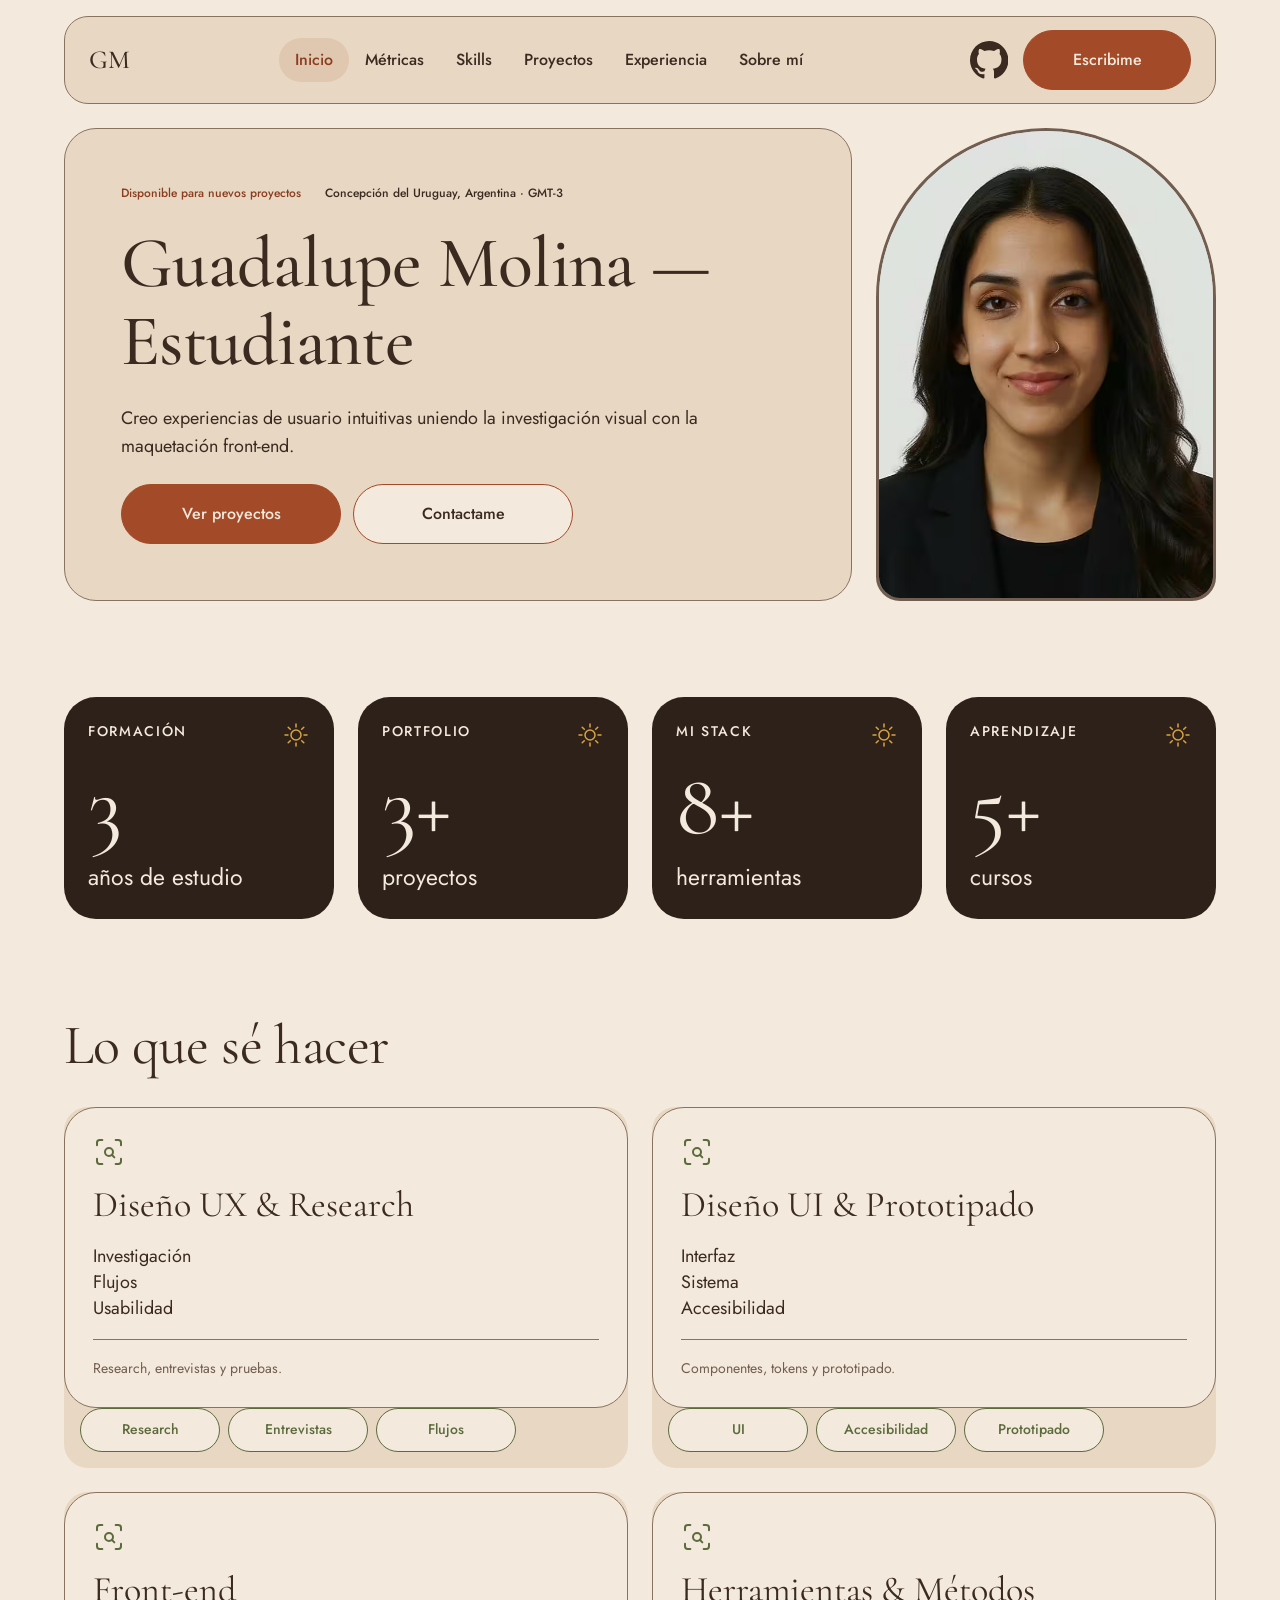
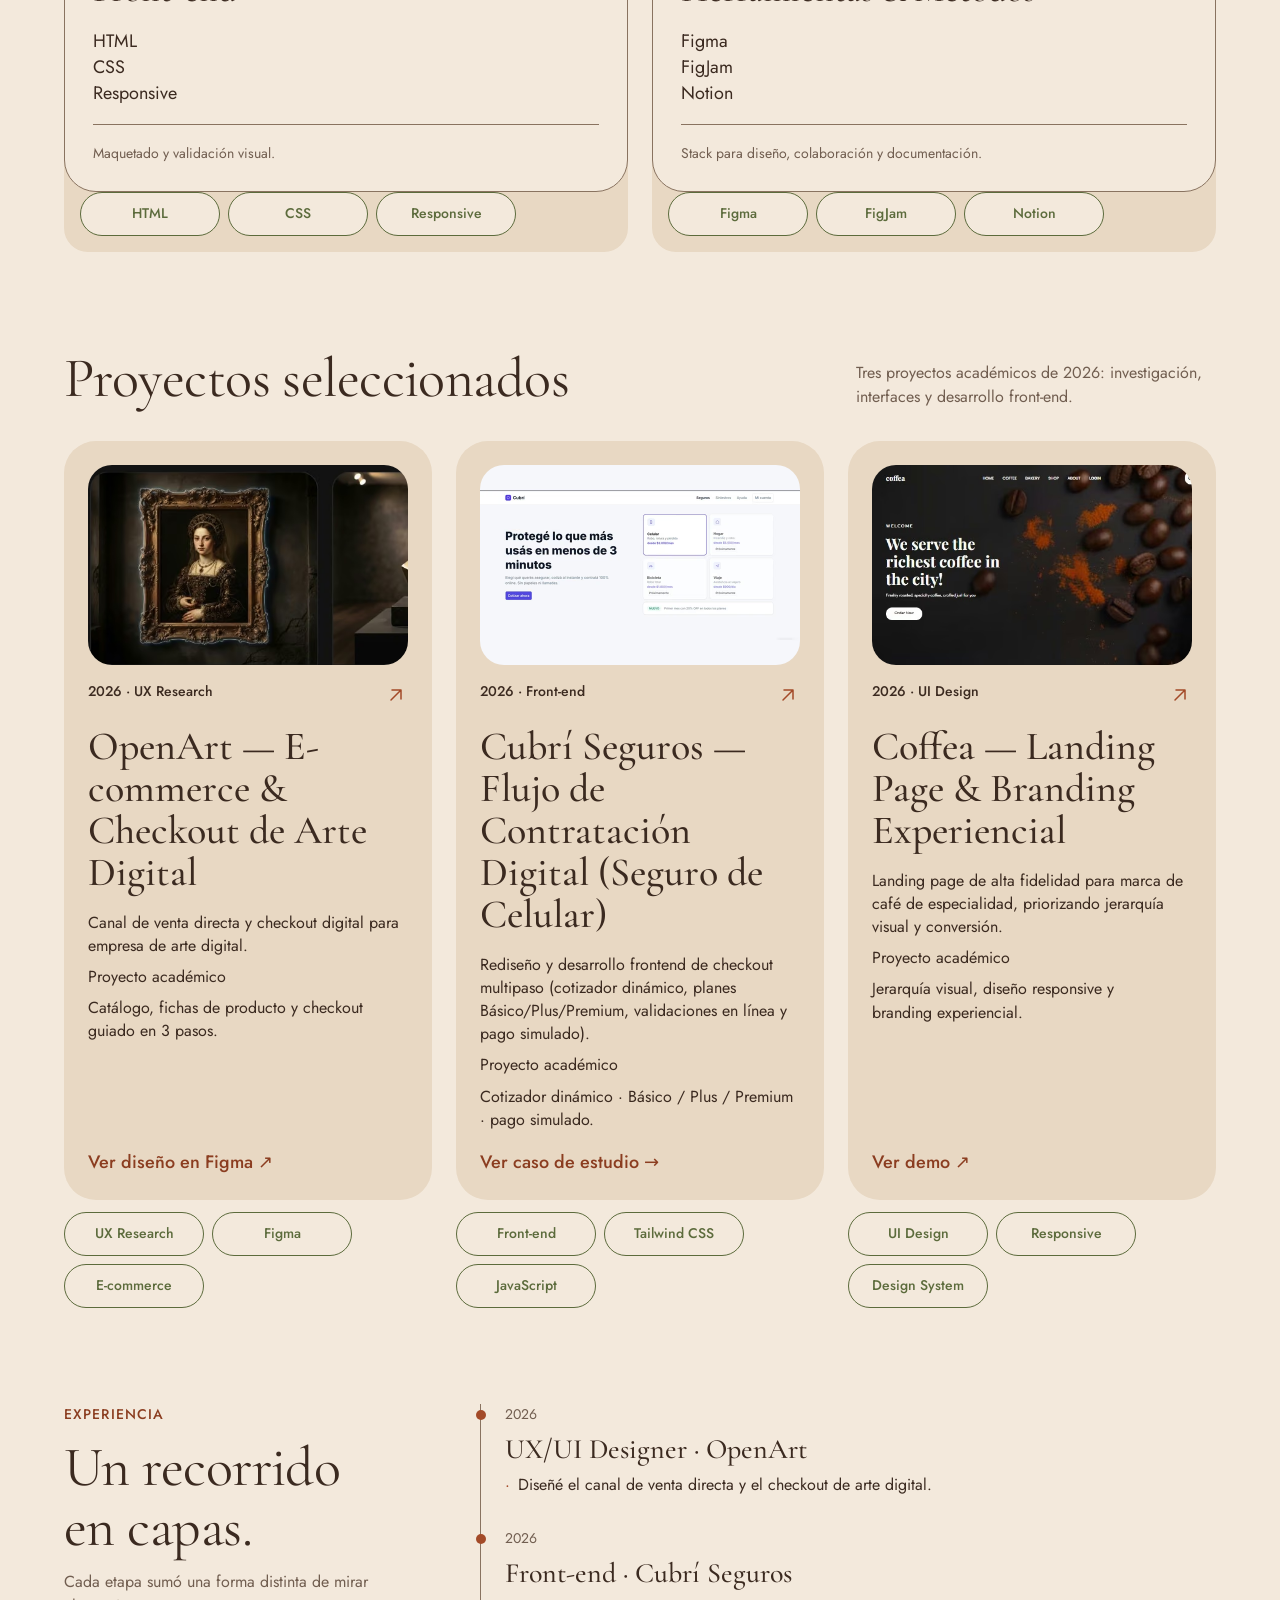
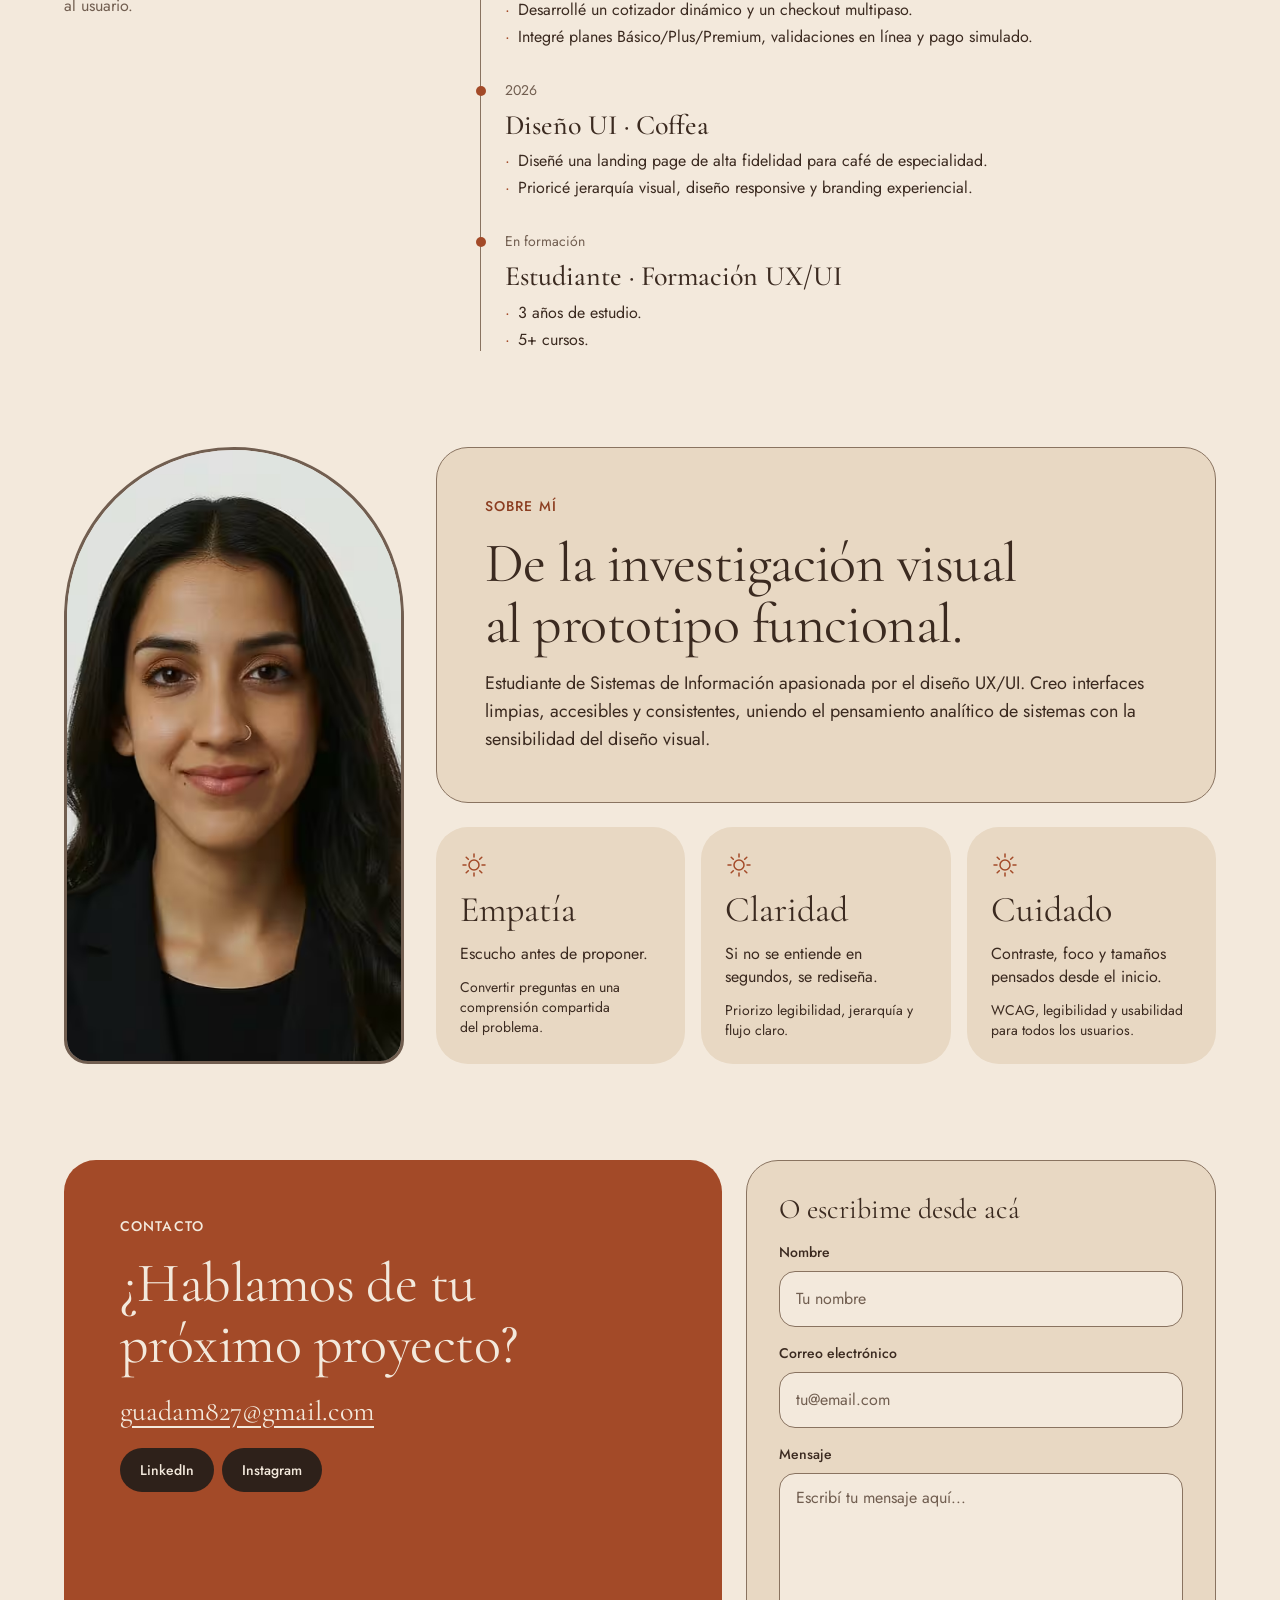
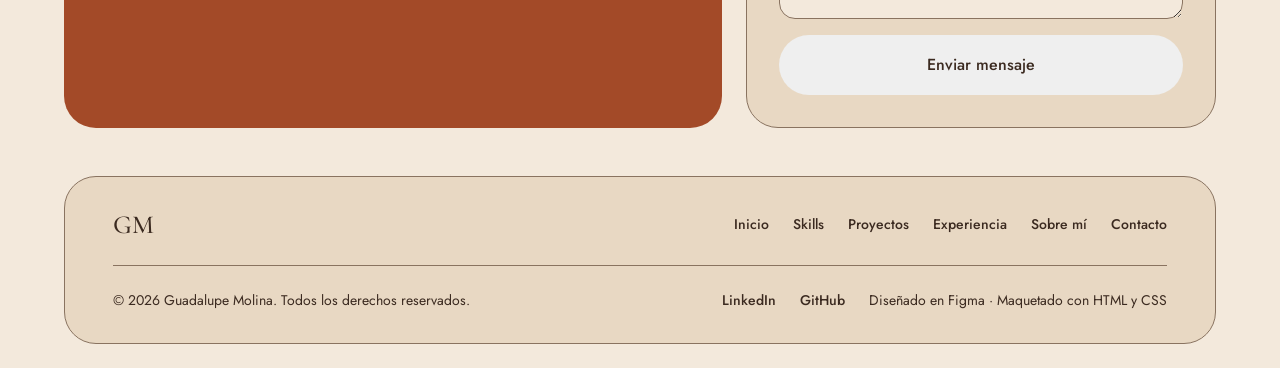
<file: index.html>
<!DOCTYPE html>
<html lang="es">
<head>
  <meta charset="utf-8">
  <meta name="viewport" content="width=device-width, initial-scale=1">

  <title>Guadalupe Molina — UX/UI Designer | Portfolio</title>
  <meta name="description" content="Portfolio de Guadalupe Molina, diseñadora UX/UI. Investigación, interfaces claras y accesibles, y prototipos listos para desarrollar.">
  <meta name="theme-color" content="#f3e9dc">
  <link rel="icon" href="assets/img/favicon.svg" type="image/svg+xml">

  
  <meta property="og:type" content="website">
  <meta property="og:title" content="Guadalupe Molina — UX/UI Designer">
  <meta property="og:description" content="Diseño UX/UI claro, cálido y accesible. Casos de estudio, proceso y contacto.">
  <meta property="og:image" content="https://github.com/guadalupemolinna/assets/img/og-image.jpg">
  <meta property="og:url" content="https://github.com/guadalupemolinna">
  <meta name="twitter:card" content="summary_large_image">

  <!-- Fuentes: máximo 2 familias, con font-display: swap -->
  <link rel="preconnect" href="https://fonts.googleapis.com">
  <link rel="preconnect" href="https://fonts.gstatic.com" crossorigin>
  <link rel="stylesheet" href="https://fonts.googleapis.com/css2?family=Cormorant+Garamond:ital,wght@0,400;0,500;0,600;1,400&family=Jost:wght@400;500&display=swap">

  <link rel="stylesheet" href="css/tokens.css">
  <link rel="stylesheet" href="css/base.css">
  <link rel="stylesheet" href="css/components.css">
  <link rel="stylesheet" href="css/header.css">
  <link rel="stylesheet" href="css/hero.css">
  <link rel="stylesheet" href="css/metrics.css">
  <link rel="stylesheet" href="css/skills.css">
  <link rel="stylesheet" href="css/projects.css">
  <link rel="stylesheet" href="css/experience.css">
  <link rel="stylesheet" href="css/about.css">
  <link rel="stylesheet" href="css/contact.css">
  <link rel="stylesheet" href="css/footer.css">
</head>
<body>
  <a class="skip-link" href="#contenido">Saltar al contenido</a>

  
  <header class="site-header">
    <div class="site-header__wrap">
      <a class="logo" href="#inicio" aria-label="Guadalupe Molina, ir al inicio">GM</a>
      <button class="nav-toggle" type="button" aria-expanded="false" aria-controls="menu-principal" aria-label="Menú">
        <span class="nav-toggle__icon" aria-hidden="true"></span>
      </button>
      <nav class="site-nav" id="menu-principal" aria-label="Principal">
        <p class="site-nav__label" aria-hidden="true">Explorá el portfolio</p>
        <ul class="site-nav__list">
          <li><a class="site-nav__link" href="#inicio">Inicio</a></li>
          <li><a class="site-nav__link" href="#metricas">Métricas</a></li>
          <li><a class="site-nav__link" href="#skills">Skills</a></li>
          <li><a class="site-nav__link" href="#proyectos">Proyectos</a></li>
          <li><a class="site-nav__link" href="#experiencia">Experiencia</a></li>
          <li><a class="site-nav__link" href="#sobre-mi">Sobre mí</a></li>
          <li class="site-nav__item--mobile"><a class="site-nav__link" href="#contacto">Contacto</a></li>
        </ul>
        <div class="site-nav__actions">
          <a class="github-link" href="https://github.com/guadalupemolinna" target="_blank" rel="noopener noreferrer">
            <svg viewBox="0 0 16 16" aria-hidden="true" focusable="false"><path d="M8 0C3.58 0 0 3.58 0 8c0 3.54 2.29 6.53 5.47 7.59.4.07.55-.17.55-.38 0-.19-.01-.82-.01-1.49-2.01.37-2.53-.49-2.69-.94-.09-.23-.48-.94-.82-1.13-.28-.15-.68-.52-.01-.53.63-.01 1.08.58 1.23.82.72 1.21 1.87.87 2.33.66.07-.52.28-.87.51-1.07-1.78-.2-3.64-.89-3.64-3.95 0-.87.31-1.59.82-2.15-.08-.2-.36-1.02.08-2.12 0 0 .67-.21 2.2.82a7.6 7.6 0 0 1 4 0c1.53-1.04 2.2-.82 2.2-.82.44 1.1.16 1.92.08 2.12.51.56.82 1.27.82 2.15 0 3.07-1.87 3.75-3.65 3.95.29.25.54.73.54 1.48 0 1.07-.01 1.93-.01 2.2 0 .21.15.46.55.38A8.01 8.01 0 0 0 16 8c0-4.42-3.58-8-8-8z"/></svg>
            <span class="github-link__text">GitHub<span class="visually-hidden"> (se abre en otra pestaña)</span></span>
          </a>
          <a class="btn btn--primary" href="#contacto">Escribime</a>
        </div>
      </nav>
    </div>
  </header>

  <main id="contenido">
    
    <section id="inicio" class="hero" aria-labelledby="titulo-inicio">
      <div class="container hero__grid">
        <div class="hero__card">
          <p class="hero__meta">
            <span class="hero__status">Disponible para nuevos proyectos</span>
            <span class="hero__location">Concepción del Uruguay, Argentina · GMT-3</span>
          </p>
          <h1 id="titulo-inicio" class="hero__title"><span class="hero__name">Guadalupe Molina</span> — Estudiante</h1>
          <p class="hero__lead">Creo experiencias de usuario intuitivas uniendo la investigación visual con la maquetación front-end.</p>
          <div class="hero__cta">
            <a class="btn btn--primary" href="#proyectos">Ver proyectos</a>
            <a class="btn btn--secondary" href="#contacto">Contactame</a>
          </div>
        </div>
        <figure class="hero__portrait">
          <img src="assets/img/retrato.avif" alt="Retrato de Guadalupe Molina, estudiante de diseño UX/UI, sonriendo" width="340" height="472" fetchpriority="high">
        </figure>
      </div>
    </section>

  
    <section id="metricas" class="metrics" aria-labelledby="titulo-metricas">
      <div class="container">
        <h2 id="titulo-metricas" class="visually-hidden">Métricas</h2>
        <ul class="metrics__grid">
        <li class="metric">
          <div class="metric__head"><span class="metric__kicker">Formación</span><svg class="metric__icon" viewBox="0 0 28 28" fill="none" stroke-width="1.5" stroke-linecap="round" aria-hidden="true" focusable="false"><circle cx="14" cy="14" r="5"/><path d="M14 3v3M14 22v3M3 14h3M22 14h3M6.2 6.2l2.1 2.1M19.7 19.7l2.1 2.1M6.2 21.8l2.1-2.1M19.7 8.3l2.1-2.1"/></svg></div>
          <p class="metric__value">3</p>
          <p class="metric__label">años de estudio</p>
        </li>
        <li class="metric">
          <div class="metric__head"><span class="metric__kicker">Portfolio</span><svg class="metric__icon" viewBox="0 0 28 28" fill="none" stroke-width="1.5" stroke-linecap="round" aria-hidden="true" focusable="false"><circle cx="14" cy="14" r="5"/><path d="M14 3v3M14 22v3M3 14h3M22 14h3M6.2 6.2l2.1 2.1M19.7 19.7l2.1 2.1M6.2 21.8l2.1-2.1M19.7 8.3l2.1-2.1"/></svg></div>
          <p class="metric__value">3+</p>
          <p class="metric__label">proyectos</p>
        </li>
        <li class="metric">
          <div class="metric__head"><span class="metric__kicker">Mi stack</span><svg class="metric__icon" viewBox="0 0 28 28" fill="none" stroke-width="1.5" stroke-linecap="round" aria-hidden="true" focusable="false"><circle cx="14" cy="14" r="5"/><path d="M14 3v3M14 22v3M3 14h3M22 14h3M6.2 6.2l2.1 2.1M19.7 19.7l2.1 2.1M6.2 21.8l2.1-2.1M19.7 8.3l2.1-2.1"/></svg></div>
          <p class="metric__value">8+</p>
          <p class="metric__label">herramientas</p>
        </li>
        <li class="metric">
          <div class="metric__head"><span class="metric__kicker">Aprendizaje</span><svg class="metric__icon" viewBox="0 0 28 28" fill="none" stroke-width="1.5" stroke-linecap="round" aria-hidden="true" focusable="false"><circle cx="14" cy="14" r="5"/><path d="M14 3v3M14 22v3M3 14h3M22 14h3M6.2 6.2l2.1 2.1M19.7 19.7l2.1 2.1M6.2 21.8l2.1-2.1M19.7 8.3l2.1-2.1"/></svg></div>
          <p class="metric__value">5+</p>
          <p class="metric__label">cursos</p>
        </li>
        </ul>
      </div>
    </section>

    
    <section id="skills" aria-labelledby="titulo-skills">
      <div class="container">
        <div class="section-head">
          <h2 id="titulo-skills" class="section-head__title">Lo que sé hacer</h2>
          <p class="section-head__desc">Cuatro áreas que combino en cada proyecto: de la investigación al código.</p>
        </div>
        <div class="skills__grid">
        <article class="skill">
          <div class="skill__card">
            <svg class="skill__icon" viewBox="0 0 24 24" fill="none" stroke="currentColor" stroke-width="1.5" stroke-linecap="round" stroke-linejoin="round" aria-hidden="true" focusable="false"><path d="M3 7V5a2 2 0 0 1 2-2h2M17 3h2a2 2 0 0 1 2 2v2M21 17v2a2 2 0 0 1-2 2h-2M7 21H5a2 2 0 0 1-2-2v-2"/><circle cx="12" cy="12" r="3"/><path d="m16 16-1.9-1.9"/></svg>
            <h3 class="skill__title">Diseño UX &amp; Research</h3>
            <ul class="skill__list"><li>Investigación</li><li>Flujos</li><li>Usabilidad</li></ul>
            <hr class="skill__divider">
            <p class="skill__desc">Research, entrevistas y pruebas.</p>
          </div>
          <ul class="skill__chips" aria-label="Etiquetas de Diseño UX &amp; Research">
            <li class="chip">Research</li>
            <li class="chip">Entrevistas</li>
            <li class="chip">Flujos</li>
            <li class="chip chip--mobile">Usabilidad</li>
          </ul>
        </article>
        <article class="skill">
          <div class="skill__card">
            <svg class="skill__icon" viewBox="0 0 24 24" fill="none" stroke="currentColor" stroke-width="1.5" stroke-linecap="round" stroke-linejoin="round" aria-hidden="true" focusable="false"><path d="M3 7V5a2 2 0 0 1 2-2h2M17 3h2a2 2 0 0 1 2 2v2M21 17v2a2 2 0 0 1-2 2h-2M7 21H5a2 2 0 0 1-2-2v-2"/><circle cx="12" cy="12" r="3"/><path d="m16 16-1.9-1.9"/></svg>
            <h3 class="skill__title">Diseño UI &amp; Prototipado</h3>
            <ul class="skill__list"><li>Interfaz</li><li>Sistema</li><li>Accesibilidad</li></ul>
            <hr class="skill__divider">
            <p class="skill__desc">Componentes, tokens y prototipado.</p>
          </div>
          <ul class="skill__chips" aria-label="Etiquetas de Diseño UI &amp; Prototipado">
            <li class="chip">UI</li>
            <li class="chip chip--mobile">Tipografía</li>
            <li class="chip">Accesibilidad</li>
            <li class="chip">Prototipado</li>
          </ul>
        </article>
        <article class="skill">
          <div class="skill__card">
            <svg class="skill__icon" viewBox="0 0 24 24" fill="none" stroke="currentColor" stroke-width="1.5" stroke-linecap="round" stroke-linejoin="round" aria-hidden="true" focusable="false"><path d="M3 7V5a2 2 0 0 1 2-2h2M17 3h2a2 2 0 0 1 2 2v2M21 17v2a2 2 0 0 1-2 2h-2M7 21H5a2 2 0 0 1-2-2v-2"/><circle cx="12" cy="12" r="3"/><path d="m16 16-1.9-1.9"/></svg>
            <h3 class="skill__title">Front-end</h3>
            <ul class="skill__list"><li>HTML</li><li>CSS</li><li>Responsive</li></ul>
            <hr class="skill__divider">
            <p class="skill__desc">Maquetado y validación visual.</p>
          </div>
          <ul class="skill__chips" aria-label="Etiquetas de Front-end">
            <li class="chip">HTML</li>
            <li class="chip">CSS</li>
            <li class="chip">Responsive</li>
          </ul>
        </article>
        <article class="skill">
          <div class="skill__card">
            <svg class="skill__icon" viewBox="0 0 24 24" fill="none" stroke="currentColor" stroke-width="1.5" stroke-linecap="round" stroke-linejoin="round" aria-hidden="true" focusable="false"><path d="M3 7V5a2 2 0 0 1 2-2h2M17 3h2a2 2 0 0 1 2 2v2M21 17v2a2 2 0 0 1-2 2h-2M7 21H5a2 2 0 0 1-2-2v-2"/><circle cx="12" cy="12" r="3"/><path d="m16 16-1.9-1.9"/></svg>
            <h3 class="skill__title">Herramientas &amp; Métodos</h3>
            <ul class="skill__list"><li>Figma</li><li>FigJam</li><li>Notion</li></ul>
            <hr class="skill__divider">
            <p class="skill__desc">Stack para diseño, colaboración y documentación.</p>
          </div>
          <ul class="skill__chips" aria-label="Etiquetas de Herramientas &amp; Métodos">
            <li class="chip">Figma</li>
            <li class="chip">FigJam</li>
            <li class="chip chip--mobile">Maze</li>
            <li class="chip">Notion</li>
          </ul>
        </article>
        </div>
      </div>
    </section>


    <section id="proyectos" aria-labelledby="titulo-proyectos">
      <div class="container">
        <div class="section-head section-head--split">
          <h2 id="titulo-proyectos" class="section-head__title">Proyectos seleccionados</h2>
          <p class="section-head__desc">Tres proyectos académicos de 2026: investigación, interfaces y desarrollo front-end.</p>
        </div>
        <div class="projects__grid">
        <article class="project">
          <div class="project__card">
            <div class="project__cover">
              <img src="assets/img/proyecto-openart.avif" alt="Portada del proyecto OpenArt: catálogo de obras de arte digital con retratos y esculturas" width="320" height="200" loading="lazy">
            </div>
            <p class="project__meta"><span><time datetime="2026">2026</time> · UX Research</span><svg class="project__arrow" viewBox="0 0 24 24" fill="none" stroke="currentColor" stroke-width="1.5" stroke-linecap="round" stroke-linejoin="round" aria-hidden="true" focusable="false"><path d="M7 17 17 7M8 7h9v9"/></svg></p>
            <h3 class="project__title">OpenArt — E-commerce &amp; Checkout de Arte Digital</h3>
            <div class="project__body">
              <p>Canal de venta directa y checkout digital para empresa de arte digital.</p>
              <p>Proyecto académico</p>
              <p>Catálogo, fichas de producto y checkout guiado en 3 pasos.</p>
            </div>
            <a class="project__link" href="https://www.figma.com/design/4UCAqrnR3Y5OHohjutIaTS/TP-2-Molina---Scevola---Schlotthauer---Tejeda--copia-?node-id=201-614&t=dL9d1jSHE2bsTidm-1" target="_blank" rel="noopener noreferrer">Ver diseño en Figma ↗<span class="visually-hidden"> de OpenArt</span> <span class="visually-hidden">(se abre en otra pestaña)</span></a>
          </div>
          <ul class="project__tags" aria-label="Herramientas y temas de OpenArt">
          <li class="chip">UX Research</li>
          <li class="chip">Figma</li>
          <li class="chip">E-commerce</li>
          </ul>
        </article>
        <article class="project">
          <div class="project__card">
            <div class="project__cover">
              <img src="assets/img/proyecto-cubri.avif" alt="Portada del proyecto Cubrí Seguros: pantalla del cotizador con planes de seguro" width="320" height="200" loading="lazy">
            </div>
            <p class="project__meta"><span><time datetime="2026">2026</time> · Front-end</span><svg class="project__arrow" viewBox="0 0 24 24" fill="none" stroke="currentColor" stroke-width="1.5" stroke-linecap="round" stroke-linejoin="round" aria-hidden="true" focusable="false"><path d="M7 17 17 7M8 7h9v9"/></svg></p>
            <h3 class="project__title">Cubrí Seguros — Flujo de Contratación Digital (Seguro de Celular)</h3>
            <div class="project__body">
              <p>Rediseño y desarrollo frontend de checkout multipaso (cotizador dinámico, planes Básico/Plus/Premium, validaciones en línea y pago simulado).</p>
              <p>Proyecto académico</p>
              <p>Cotizador dinámico · Básico / Plus / Premium · pago simulado.</p>
            </div>
            <a class="project__link" href="caso-cubri.html">Ver caso de estudio →<span class="visually-hidden"> de Cubrí Seguros</span></a>
          </div>
          <ul class="project__tags" aria-label="Herramientas y temas de Cubrí Seguros">
          <li class="chip">Front-end</li>
          <li class="chip">Tailwind CSS</li>
          <li class="chip">JavaScript</li>
          </ul>
          <p class="chip project__badge">Checkout multipaso de seguros</p>
        </article>
        <article class="project">
          <div class="project__card">
            <div class="project__cover">
              <img src="assets/img/proyecto-coffea.avif" alt="Portada del proyecto Coffea: landing de café de especialidad con granos de café sobre fondo oscuro" width="320" height="200" loading="lazy">
            </div>
            <p class="project__meta"><span><time datetime="2026">2026</time> · UI Design</span><svg class="project__arrow" viewBox="0 0 24 24" fill="none" stroke="currentColor" stroke-width="1.5" stroke-linecap="round" stroke-linejoin="round" aria-hidden="true" focusable="false"><path d="M7 17 17 7M8 7h9v9"/></svg></p>
            <h3 class="project__title">Coffea — Landing Page &amp; Branding Experiencial</h3>
            <div class="project__body">
              <p>Landing page de alta fidelidad para marca de café de especialidad, priorizando jerarquía visual y conversión.</p>
              <p>Proyecto académico</p>
              <p>Jerarquía visual, diseño responsive y branding experiencial.</p>
            </div>
            <a class="project__link" href="https://coffeeaalanding.netlify.app/" target="_blank" rel="noopener noreferrer">Ver demo ↗<span class="visually-hidden"> de Coffea</span> <span class="visually-hidden">(se abre en otra pestaña)</span></a>
          </div>
          <ul class="project__tags" aria-label="Herramientas y temas de Coffea">
          <li class="chip">UI Design</li>
          <li class="chip">Responsive</li>
          <li class="chip">Design System</li>
          </ul>
          <p class="chip project__badge">Branding experiencial</p>
        </article>
        </div>
      </div>
    </section>

    
    <section id="experiencia" aria-labelledby="titulo-experiencia">
      <div class="container exp">
        <div class="exp__intro">
          <p class="eyebrow">Experiencia</p>
          <h2 id="titulo-experiencia" class="exp__title">Un recorrido en capas.</h2>
          <p class="exp__desc">Cada etapa sumó una forma distinta de mirar al usuario.</p>
        </div>
        <ol class="timeline">
          <li class="timeline__item">
            <p class="timeline__period"><time datetime="2026">2026</time></p>
            <h3 class="timeline__title">UX/UI Designer · OpenArt</h3>
            <ul class="timeline__list"><li>Diseñé el canal de venta directa y el checkout de arte digital.</li></ul>
          </li>
          <li class="timeline__item">
            <p class="timeline__period"><time datetime="2026">2026</time></p>
            <h3 class="timeline__title">Front-end · Cubrí Seguros</h3>
            <ul class="timeline__list"><li>Desarrollé un cotizador dinámico y un checkout multipaso.</li><li>Integré planes Básico/Plus/Premium, validaciones en línea y pago simulado.</li></ul>
          </li>
          <li class="timeline__item">
            <p class="timeline__period"><time datetime="2026">2026</time></p>
            <h3 class="timeline__title">Diseño UI · Coffea</h3>
            <ul class="timeline__list"><li>Diseñé una landing page de alta fidelidad para café de especialidad.</li><li>Prioricé jerarquía visual, diseño responsive y branding experiencial.</li></ul>
          </li>
          <li class="timeline__item">
            <p class="timeline__period">En formación</p>
            <h3 class="timeline__title">Estudiante · Formación UX/UI</h3>
            <ul class="timeline__list"><li>3 años de estudio.</li><li>5+ cursos.</li></ul>
          </li>
        </ol>
      </div>
    </section>

    
    <section id="sobre-mi" aria-labelledby="titulo-sobre-mi">
      <div class="container about">
        <figure class="about__portrait">
          <img src="assets/img/retrato.avif" alt="Retrato de Guadalupe Molina, estudiante de diseño UX/UI" width="340" height="472" loading="lazy">
        </figure>
        <div class="about__content">
          <div class="about__panel">
            <p class="eyebrow">Sobre mí</p>
            <h2 id="titulo-sobre-mi" class="about__title">De la investigación visual al prototipo funcional.</h2>
            <p class="about__text">Estudiante de Sistemas de Información apasionada por el diseño UX/UI. Creo interfaces limpias, accesibles y consistentes, uniendo el pensamiento analítico de sistemas con la sensibilidad del diseño visual.</p>
          </div>
          <div class="principles">
          <article class="principle">
            <svg class="deco-icon" viewBox="0 0 28 28" fill="none" stroke="currentColor" stroke-width="1.5" stroke-linecap="round" aria-hidden="true" focusable="false"><circle cx="14" cy="14" r="5"/><path d="M14 3v3M14 22v3M3 14h3M22 14h3M6.2 6.2l2.1 2.1M19.7 19.7l2.1 2.1M6.2 21.8l2.1-2.1M19.7 8.3l2.1-2.1"/></svg>
            <h3 class="principle__title">Empatía</h3>
            <p class="principle__lead">Escucho antes de proponer.</p>
            <p class="principle__text">Convertir preguntas en una comprensión compartida del problema.</p>
          </article>
          <article class="principle">
            <svg class="deco-icon" viewBox="0 0 28 28" fill="none" stroke="currentColor" stroke-width="1.5" stroke-linecap="round" aria-hidden="true" focusable="false"><circle cx="14" cy="14" r="5"/><path d="M14 3v3M14 22v3M3 14h3M22 14h3M6.2 6.2l2.1 2.1M19.7 19.7l2.1 2.1M6.2 21.8l2.1-2.1M19.7 8.3l2.1-2.1"/></svg>
            <h3 class="principle__title">Claridad</h3>
            <p class="principle__lead">Si no se entiende en segundos, se rediseña.</p>
            <p class="principle__text">Priorizo legibilidad, jerarquía y flujo claro.</p>
          </article>
          <article class="principle">
            <svg class="deco-icon" viewBox="0 0 28 28" fill="none" stroke="currentColor" stroke-width="1.5" stroke-linecap="round" aria-hidden="true" focusable="false"><circle cx="14" cy="14" r="5"/><path d="M14 3v3M14 22v3M3 14h3M22 14h3M6.2 6.2l2.1 2.1M19.7 19.7l2.1 2.1M6.2 21.8l2.1-2.1M19.7 8.3l2.1-2.1"/></svg>
            <h3 class="principle__title">Cuidado</h3>
            <p class="principle__lead">Contraste, foco y tamaños pensados desde el inicio.</p>
            <p class="principle__text">WCAG, legibilidad y usabilidad para todos los usuarios.</p>
          </article>
          </div>
        </div>
      </div>
    </section>

    
    <section id="contacto" aria-labelledby="titulo-contacto">
      <div class="container contact">
        <div class="contact__cta">
          <p class="eyebrow">Contacto</p>
          <h2 id="titulo-contacto" class="contact__title">¿Hablamos de tu próximo proyecto?</h2>
          <a class="contact__mail" href="mailto:guadam827@gmail.com">guadam827@gmail.com</a>
          <div class="contact__social">
            <a href="https://www.linkedin.com/in/guadalupe-molina-425739409/" target="_blank" rel="noopener noreferrer">LinkedIn<span class="visually-hidden"> (se abre en otra pestaña)</span></a>
            <a href="https://www.instagram.com" target="_blank" rel="noopener noreferrer">Instagram<span class="visually-hidden"> (se abre en otra pestaña)</span></a>
          </div>
        </div>
        <div class="contact__form-card">
        <h3 class="contact__form-title">O escribime desde acá</h3>
        <form action="https://formspree.io/f/mbggvdyw" method="POST" class="contact__form">
            <div class="field">
               <label for="nombre" class="field__label">Nombre</label>
               <input type="text" id="nombre" name="nombre" class="field__input" required placeholder="Tu nombre">
             </div>
            <div class="field">
             <label for="email" class="field__label">Correo electrónico</label>
              <input type="email" id="email" name="email" class="field__input" required placeholder="tu@email.com">
            </div>

         <div class="field">
            <label for="mensaje" class="field__label">Mensaje</label>
          <textarea id="mensaje" name="mensaje" class="field__input" rows="5" required placeholder="Escribí tu mensaje aquí..."></textarea>
       </div>

      <button type="submit" class="btn">Enviar mensaje</button>
    </form>
  </div>
      </section>
    </main>

    <footer class="site-footer">
      <div class="container">
        <div class="site-footer__card">
          <div class="site-footer__top">
            <a class="logo" href="#inicio" aria-label="Guadalupe Molina, ir al inicio">GM</a>
            <nav class="site-footer__nav" aria-label="Pie de página">
              <a href="#inicio">Inicio</a>
              <a href="#skills">Skills</a>
              <a href="#proyectos">Proyectos</a>
              <a href="#experiencia">Experiencia</a>
              <a href="#sobre-mi">Sobre mí</a>
              <a href="#contacto">Contacto</a>
            </nav>
          </div>
          <hr class="site-footer__rule">
          <div class="site-footer__bottom">
            <p class="site-footer__legal">© 2026 Guadalupe Molina. Todos los derechos reservados.</p>
            <div class="site-footer__links">
              <a href="https://www.linkedin.com/in/guadalupe-molina-425739409/" target="_blank" rel="noopener noreferrer">LinkedIn<span class="visually-hidden"> (se abre en otra pestaña)</span></a>
              <a href="https://github.com/guadalupemolinna" target="_blank" rel="noopener noreferrer">GitHub<span class="visually-hidden"> (se abre en otra pestaña)</span></a>
              <p class="site-footer__credit">Diseñado en Figma · Maquetado con HTML y CSS</p>
            </div>
          </div>
        </div>
      </div>
    </footer>

    <script src="js/menu.js" defer></script>
  </body>
</html>
</file>
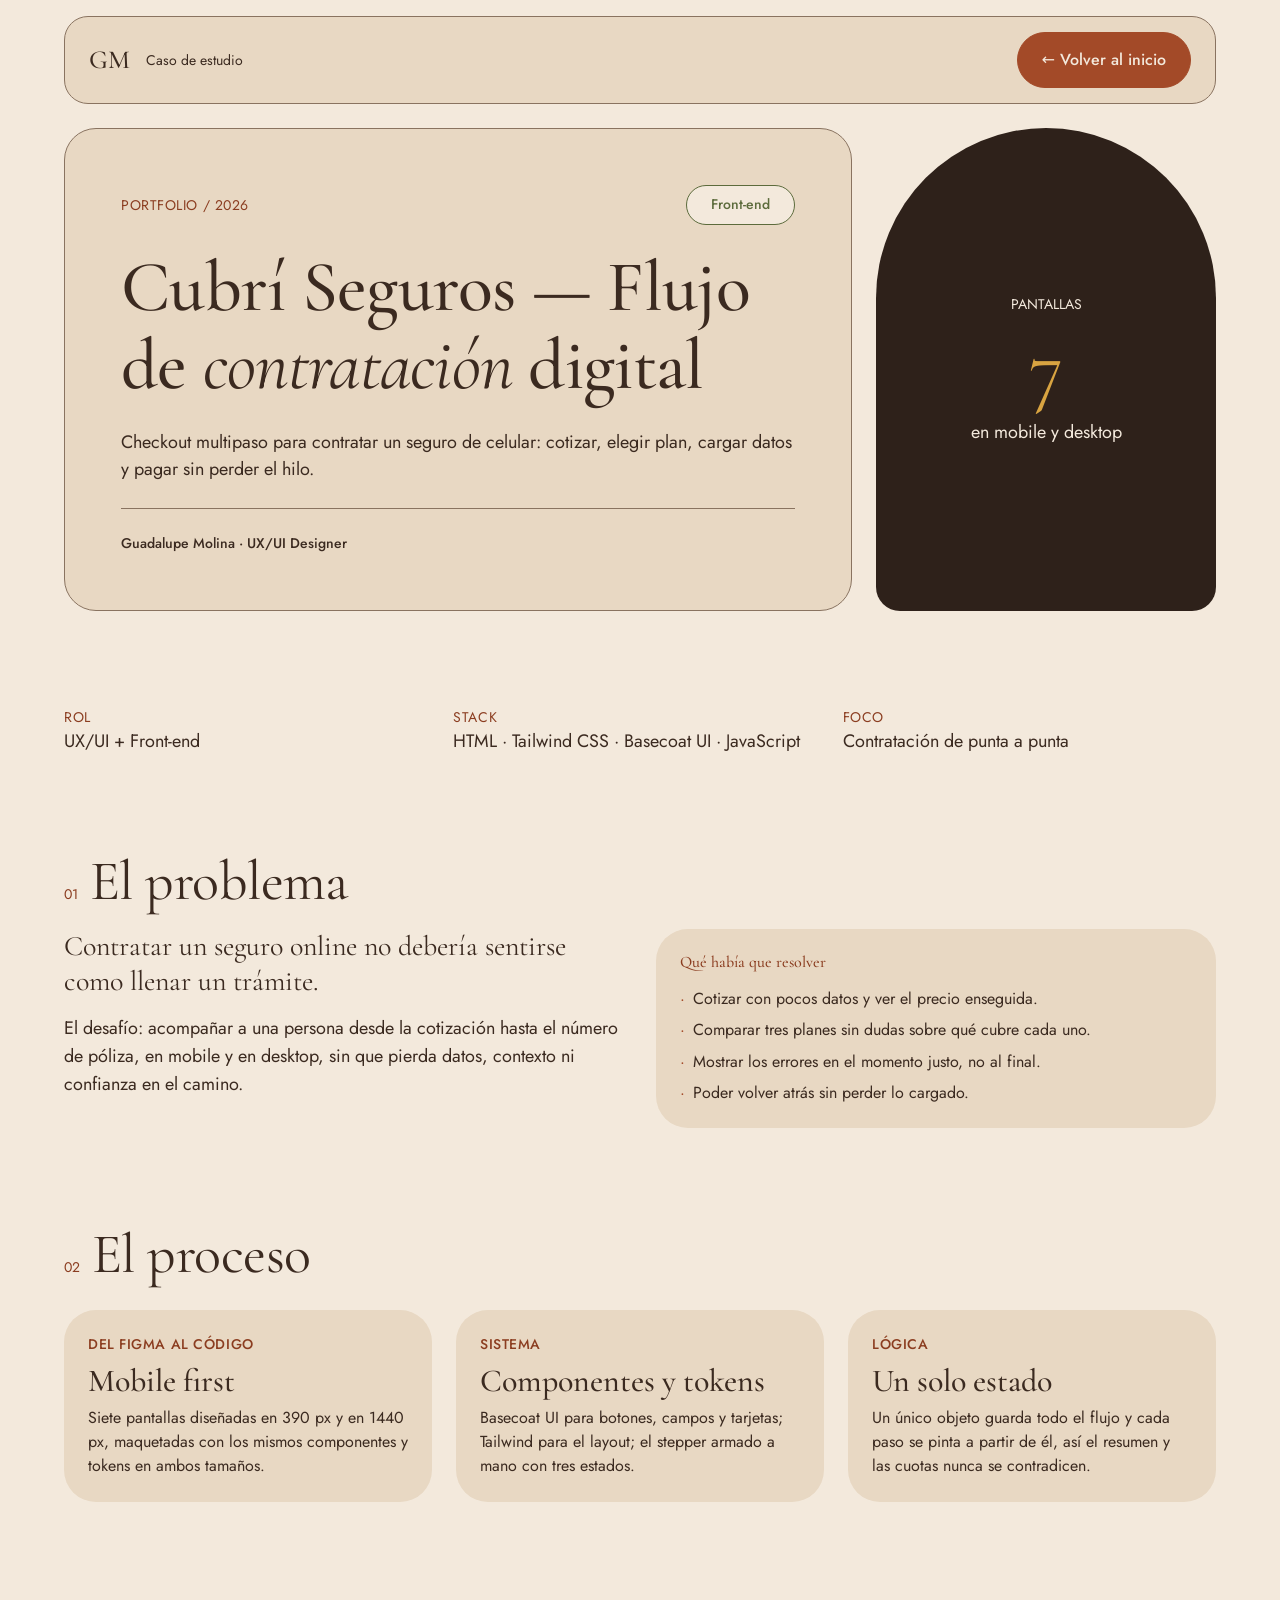
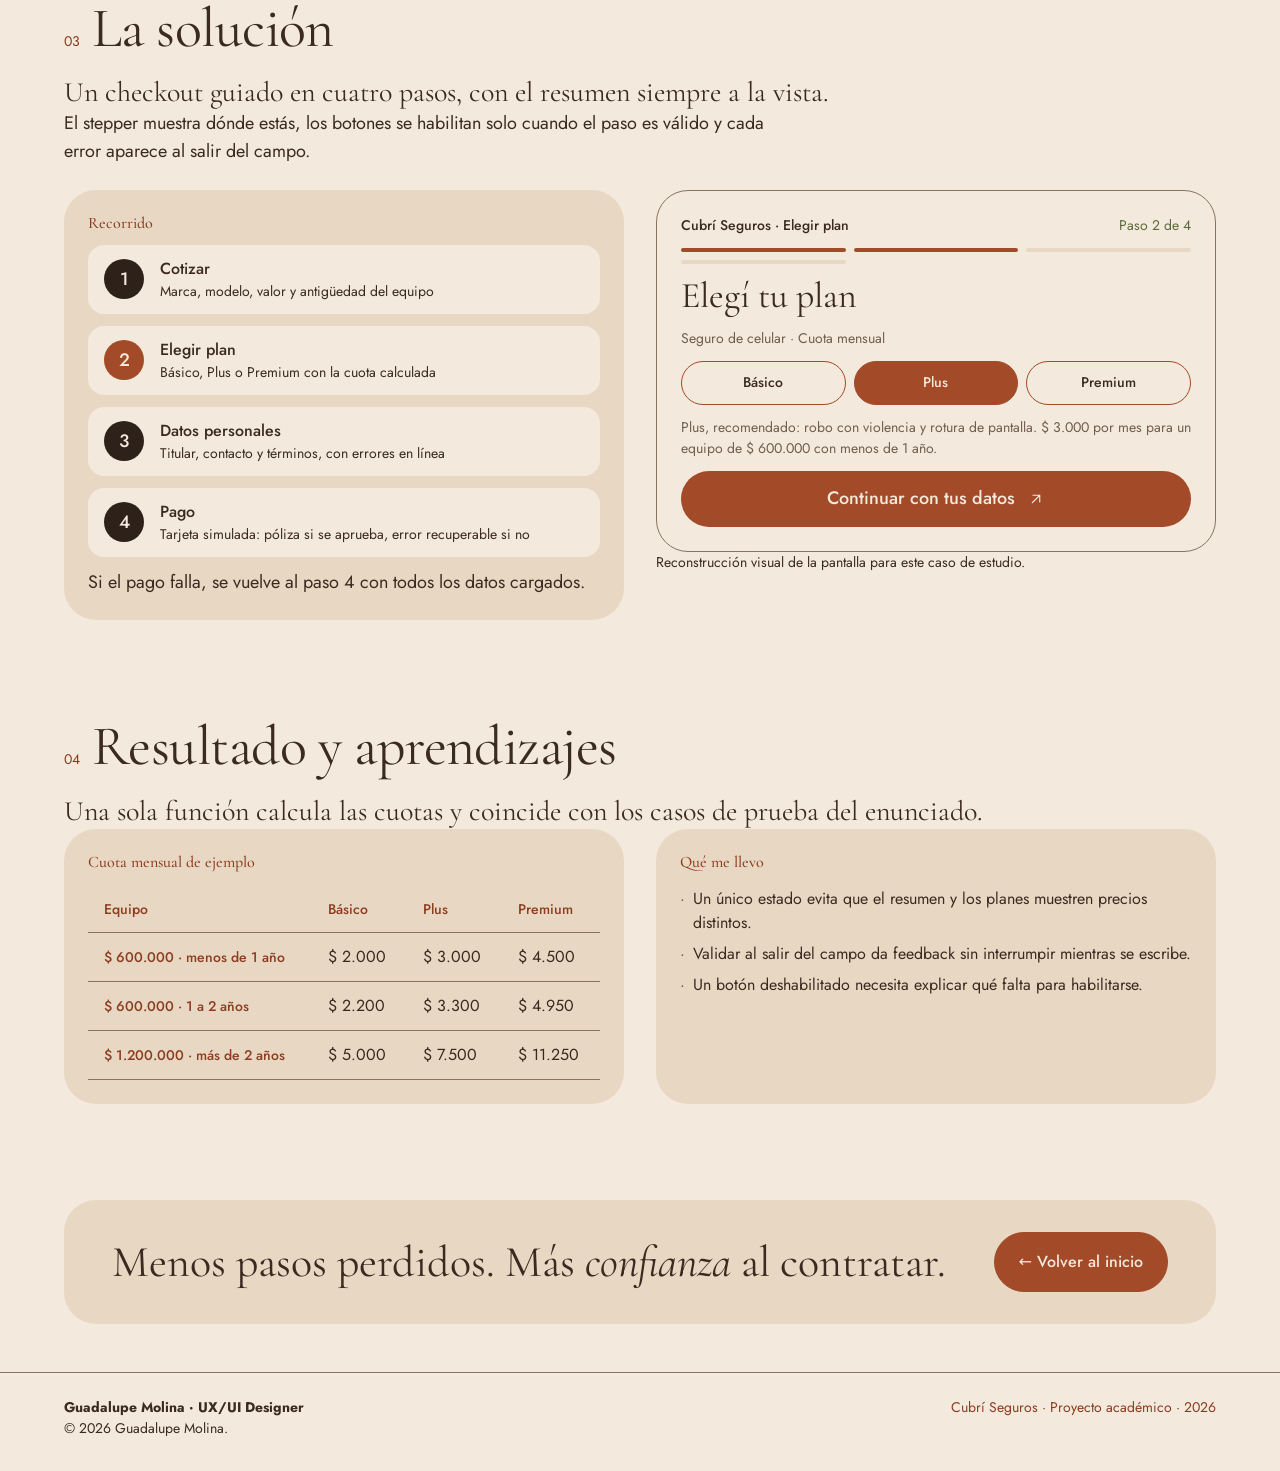
<file: caso-cubri.html>
<!DOCTYPE html>
<html lang="es">
<head>
  <meta charset="utf-8">
  <meta name="viewport" content="width=device-width, initial-scale=1">
  <title>Cubrí Seguros: flujo de contratación digital · Caso de estudio</title>
  <meta name="description" content="Checkout multipaso para contratar un seguro de celular: cotizador dinámico, planes, validaciones en línea y pago simulado. Caso de estudio por Guadalupe Molina.">
  <meta name="theme-color" content="#f3e9dc">
  <link rel="icon" href="assets/favicon.svg" type="image/svg+xml">
  <link rel="preconnect" href="https://fonts.googleapis.com">
  <link rel="preconnect" href="https://fonts.gstatic.com" crossorigin>
  <link rel="stylesheet" href="https://fonts.googleapis.com/css2?family=Cormorant+Garamond:ital,wght@0,400;0,500;0,600;1,400&family=Jost:wght@400;500&display=swap">
  <link rel="stylesheet" href="css/tokens.css">
  <link rel="stylesheet" href="css/base.css">
  <link rel="stylesheet" href="css/components.css">
  <link rel="stylesheet" href="css/header.css">
  <link rel="stylesheet" href="css/hero.css">
  <link rel="stylesheet" href="css/case.css">
</head>
<body>
  <a class="skip-link" href="#contenido">Saltar al contenido</a>

  <header class="site-header site-header--case">
    <div class="site-header__wrap">
      <div class="case-brand">
        <a class="logo" href="index.html" aria-label="Guadalupe Molina, ir al inicio">GM</a>
        <span class="case-brand__label">Caso de estudio</span>
      </div>
      <a class="btn btn--primary" href="index.html#proyectos">← Volver al inicio</a>
    </div>
  </header>

  <main id="contenido">

    <section class="hero case-hero" aria-labelledby="caso-titulo">
      <div class="container hero__grid">
        <div class="hero__card">
          <div class="case-hero__top">
            <p class="case-hero__kicker">Portfolio / 2026</p>
            <p class="chip">Front-end</p>
          </div>
          <h1 class="hero__title" id="caso-titulo">Cubrí Seguros — Flujo de <em>contratación</em> digital</h1>
          <p class="hero__lead">Checkout multipaso para contratar un seguro de celular: cotizar, elegir plan, cargar datos y pagar sin perder el hilo.</p>
          <hr class="case-hero__rule">
          <p class="case-hero__byline">Guadalupe Molina · UX/UI Designer</p>
        </div>
        <div class="case-arch surface-deep">
          <p class="case-arch__label">Pantallas</p>
          <p class="case-arch__value">7</p>
          <p>en mobile y desktop</p>
        </div>
      </div>
    </section>

    <section aria-label="Datos del proyecto">
      <div class="container">
        <dl class="case-facts">
          <div><dt>Rol</dt><dd>UX/UI + Front-end</dd></div>
          <div><dt>Stack</dt><dd>HTML · Tailwind CSS · Basecoat UI · JavaScript</dd></div>
          <div><dt>Foco</dt><dd>Contratación de punta a punta</dd></div>
        </dl>
      </div>
    </section>

    <section id="problema" aria-labelledby="problema-titulo">
      <div class="container">
        <div class="case-head"><span class="case-head__num" aria-hidden="true">01</span><h2 class="case-head__title" id="problema-titulo">El problema</h2></div>
        <div class="case-split">
          <div class="case-split__copy">
            <p class="case-lead">Contratar un seguro online no debería sentirse como llenar un trámite.</p>
            <p class="case-text">El desafío: acompañar a una persona desde la cotización hasta el número de póliza, en mobile y en desktop, sin que pierda datos, contexto ni confianza en el camino.</p>
          </div>
          <div class="case-card">
            <h3 class="case-card__title">Qué había que resolver</h3>
            <ul class="case-list">
              <li>Cotizar con pocos datos y ver el precio enseguida.</li>
              <li>Comparar tres planes sin dudas sobre qué cubre cada uno.</li>
              <li>Mostrar los errores en el momento justo, no al final.</li>
              <li>Poder volver atrás sin perder lo cargado.</li>
            </ul>
          </div>
        </div>
      </div>
    </section>

    <section id="proceso" aria-labelledby="proceso-titulo">
      <div class="container">
        <div class="case-head"><span class="case-head__num" aria-hidden="true">02</span><h2 class="case-head__title" id="proceso-titulo">El proceso</h2></div>
        <ol class="case-steps">
          <li class="case-step">
            <p class="case-step__kicker">Del Figma al código</p>
            <h3 class="case-step__title">Mobile first</h3>
            <p class="case-step__desc">Siete pantallas diseñadas en 390 px y en 1440 px, maquetadas con los mismos componentes y tokens en ambos tamaños.</p>
          </li>
          <li class="case-step">
            <p class="case-step__kicker">Sistema</p>
            <h3 class="case-step__title">Componentes y tokens</h3>
            <p class="case-step__desc">Basecoat UI para botones, campos y tarjetas; Tailwind para el layout; el stepper armado a mano con tres estados.</p>
          </li>
          <li class="case-step">
            <p class="case-step__kicker">Lógica</p>
            <h3 class="case-step__title">Un solo estado</h3>
            <p class="case-step__desc">Un único objeto guarda todo el flujo y cada paso se pinta a partir de él, así el resumen y las cuotas nunca se contradicen.</p>
          </li>
        </ol>
      </div>
    </section>

    <section id="solucion" aria-labelledby="solucion-titulo">
      <div class="container">
        <div class="case-head"><span class="case-head__num" aria-hidden="true">03</span><h2 class="case-head__title" id="solucion-titulo">La solución</h2></div>
        <p class="case-lead">Un checkout guiado en cuatro pasos, con el resumen siempre a la vista.</p>
        <p class="case-text">El stepper muestra dónde estás, los botones se habilitan solo cuando el paso es válido y cada error aparece al salir del campo.</p>
        <div class="case-solution">
          <div class="case-card case-flow">
            <h3 class="case-card__title">Recorrido</h3>
            <ol class="case-flow__list">
              <li class="case-flow__item"><span class="case-flow__num">1</span><div><p class="case-flow__name">Cotizar</p><p class="case-flow__desc">Marca, modelo, valor y antigüedad del equipo</p></div></li>
              <li class="case-flow__item case-flow__item--accent"><span class="case-flow__num">2</span><div><p class="case-flow__name">Elegir plan</p><p class="case-flow__desc">Básico, Plus o Premium con la cuota calculada</p></div></li>
              <li class="case-flow__item"><span class="case-flow__num">3</span><div><p class="case-flow__name">Datos personales</p><p class="case-flow__desc">Titular, contacto y términos, con errores en línea</p></div></li>
              <li class="case-flow__item"><span class="case-flow__num">4</span><div><p class="case-flow__name">Pago</p><p class="case-flow__desc">Tarjeta simulada: póliza si se aprueba, error recuperable si no</p></div></li>
            </ol>
            <p class="case-text">Si el pago falla, se vuelve al paso 4 con todos los datos cargados.</p>
          </div>
          <figure>
            <div class="mock" role="img" aria-label="Pantalla Elegir plan de Cubrí Seguros: paso 2 de 4, planes Básico, Plus y Premium con Plus seleccionado y botón Continuar con tus datos.">
              <p class="mock__bar"><span>Cubrí Seguros · Elegir plan</span><span>Paso 2 de 4</span></p>
              <div class="mock__progress mock__progress--4"><span class="is-done"></span><span class="is-done"></span><span></span><span></span></div>
              <p class="mock__title">Elegí tu plan</p>
              <p class="mock__sub">Seguro de celular · Cuota mensual</p>
              <div class="mock__chips"><span>Básico</span><span class="is-on">Plus</span><span>Premium</span></div>
              <p class="mock__note">Plus, recomendado: robo con violencia y rotura de pantalla. $ 3.000 por mes para un equipo de $ 600.000 con menos de 1 año.</p>
              <p class="mock__cta">Continuar con tus datos <svg class="btn__icon" viewBox="0 0 24 24" fill="none" stroke="currentColor" stroke-width="1.5" stroke-linecap="round" stroke-linejoin="round" aria-hidden="true" focusable="false"><path d="M7 17 17 7M8 7h9v9"/></svg></p>
            </div>
            <figcaption class="case-caption">Reconstrucción visual de la pantalla para este caso de estudio.</figcaption>
          </figure>
        </div>
      </div>
    </section>

    <section id="resultado" aria-labelledby="resultado-titulo">
      <div class="container">
        <div class="case-head"><span class="case-head__num" aria-hidden="true">04</span><h2 class="case-head__title" id="resultado-titulo">Resultado y aprendizajes</h2></div>
        <p class="case-lead">Una sola función calcula las cuotas y coincide con los casos de prueba del enunciado.</p>
        <div class="case-split">
          <div class="case-card">
            <h3 class="case-card__title">Cuota mensual de ejemplo</h3>
            <div class="case-table-wrap">
              <table class="case-table">
                <caption class="visually-hidden">Cuota mensual por plan según valor y antigüedad del equipo</caption>
                <thead><tr><th scope="col">Equipo</th><th scope="col">Básico</th><th scope="col">Plus</th><th scope="col">Premium</th></tr></thead>
                <tbody>
                  <tr><th scope="row">$ 600.000 · menos de 1 año</th><td>$ 2.000</td><td>$ 3.000</td><td>$ 4.500</td></tr>
                  <tr><th scope="row">$ 600.000 · 1 a 2 años</th><td>$ 2.200</td><td>$ 3.300</td><td>$ 4.950</td></tr>
                  <tr><th scope="row">$ 1.200.000 · más de 2 años</th><td>$ 5.000</td><td>$ 7.500</td><td>$ 11.250</td></tr>
                </tbody>
              </table>
            </div>
          </div>
          <div class="case-card">
            <h3 class="case-card__title">Qué me llevo</h3>
            <!-- Completá con aprendizajes propios y, si los tenés, hallazgos de tu test de usabilidad -->
            <ul class="case-list">
              <li>Un único estado evita que el resumen y los planes muestren precios distintos.</li>
              <li>Validar al salir del campo da feedback sin interrumpir mientras se escribe.</li>
              <li>Un botón deshabilitado necesita explicar qué falta para habilitarse.</li>
            </ul>
          </div>
        </div>
      </div>
    </section>

    <section aria-label="Cierre del caso">
      <div class="container">
        <div class="case-end">
          <p class="case-end__text">Menos pasos perdidos. Más <em>confianza</em> al contratar.</p>
          <a class="btn btn--primary" href="index.html#proyectos">← Volver al inicio</a>
        </div>
      </div>
    </section>

  </main>

  <footer>
    <div class="container case-footer">
      <div>
        <p><strong>Guadalupe Molina · UX/UI Designer</strong></p>
        <p>© 2026 Guadalupe Molina.</p>
      </div>
      <p class="case-footer__tag">Cubrí Seguros · Proyecto académico · 2026</p>
    </div>
  </footer>
</body>
</html>
</file>
<file: css/tokens.css>
:root {
  /* Color · fondos (hoja 01 del Figma: Color y accesibilidad) */
  --bg-base: #f3e9dc;        /* Crema / fondo: canvas */
  --bg-surface: #e8d8c3;     /* Arena / fondo: tarjetas */
  --bg-deep: #2e211a;        /* Cacao / fondo: secciones profundas */

  /* Color · marca */
  --primary: #a34a28;        /* Primario: acción (default) */
  --primary-hover: #8b3d20;
  --primary-pressed: #713019;
  --secondary: #5c6b3c;      /* Secundario / éxito: oliva */
  --accent-gold: #d9a441;    /* Mostaza: SOLO sobre cacao */

  /* Color · texto y bordes */
  --text: #3b2a20;           /* Tinta */
  --text-muted: #715e50;     /* Muted: SOLO sobre crema (5.1:1); sobre arena da 4.4:1 */
  --text-on-primary: #f3e9dc;
  --text-on-deep: #f3e9dc;
  --border: #897360;         /* Borde / control (≥ 3:1) */

  /* Color · estados */
  --focus-ring: #2e211a;     /* 2 px + separación de 2 px */
  --focus-ring-on-deep: #f3e9dc;  /* anillo sobre superficies cacao */
  --disabled-bg: #ded3c4;
  --disabled-text: #918577;  /* exento de contraste; no interactivo */
  --success: #5c6b3c;
  --error: #a33928;

  /* Tipografía: Cormorant Garamond (titulares) × Jost (lectura e interfaz) */
  --font-display: "Cormorant Garamond", Georgia, "Times New Roman", serif;
  --font-body: "Jost", system-ui, -apple-system, "Segoe UI", sans-serif;

  /* Escala tipográfica — mobile 375 → desktop 1280 (hoja 02 del Figma) */
  --fs-display: clamp(3.25rem, 2.318rem + 3.978vw, 5.5rem);  /* 52 → 88 */
  --fs-h1: clamp(2.5rem, 1.878rem + 2.652vw, 4rem);  /* 40 → 64 */
  --fs-section: clamp(2.5rem, 2.086rem + 1.768vw, 3.5rem);  /* 40 → 56: título de sección (Figma) */
  --fs-h2: clamp(2rem, 1.689rem + 1.326vw, 2.75rem);  /* 32 → 44 */
  --fs-h3: clamp(1.5rem, 1.396rem + 0.442vw, 1.75rem);  /* 24 → 28 */
  --fs-body-l: clamp(1.25rem, 1.198rem + 0.221vw, 1.375rem);  /* 20 → 22 */
  --fs-body: clamp(1rem, 0.9482rem + 0.221vw, 1.125rem);  /* 16 → 18 */
  --fs-label: 1rem;       /* 16 */
  --fs-small: 0.875rem;   /* 14 */
  --fs-caption: 0.75rem;  /* 12 */

  /* Interlineado (multiplicador) */
  --lh-display: 1;
  --lh-h1: 1.05;
  --lh-h2: 1.1;
  --lh-h3: 1.15;
  --lh-body: 1.5;
  --lh-label: 1.25;
  --lh-small: 1.45;

  /* Espaciado (múltiplos de 4 / 8) */
  --space-1: 0.25rem;  /* 4 */
  --space-2: 0.5rem;   /* 8 */
  --space-3: 0.75rem;  /* 12 */
  --space-4: 1rem;     /* 16 */
  --space-6: 1.5rem;   /* 24 */
  --space-8: 2rem;     /* 32 */
  --space-12: 3rem;    /* 48 */
  --space-16: 4rem;    /* 64 */
  --space-24: 6rem;    /* 96 */

  /* Radios */
  --radius-sm: 0.5rem;   /* 8 */
  --radius-md: 1rem;     /* 16 */
  --radius-lg: 1.5rem;   /* 24 */
  --radius-xl: 2rem;     /* 32: tarjeta del hero en desktop */
  --radius-full: 999px;

  /* Layout */
  --container: 1152px;   /* 1280 − 2 × 64 de margen */
  --gutter: 1rem;        /* mobile: 16 */
  --header-h: 5.25rem;   /* mobile: 16 de margen + 68 de barra */
  --btn-h: 3.75rem;      /* alto de botón: 60 (Figma) */

  /* Movimiento */
  --ease: cubic-bezier(0.2, 0.7, 0.2, 1);
  --dur: 200ms;
}

@media (min-width: 48em) {   /* 768 px */
  :root { --gutter: 2rem; }
}
@media (min-width: 64em) {   /* 1024 px */
  :root { --header-h: 6.5rem; }   /* 16 de margen + 88 de barra */
}
@media (min-width: 80em) {   /* 1280 px */
  :root { --gutter: 4rem; }
}
</file>
<file: css/base.css>
/* ==========================================================================
   Base: reset, tipografía, foco visible, utilidades
   ========================================================================== */
*, *::before, *::after { box-sizing: border-box; }

html {
  scroll-behavior: smooth;
  -webkit-text-size-adjust: 100%;
  text-size-adjust: 100%;
}

body {
  margin: 0;
  background: var(--bg-base);
  color: var(--text);
  font-family: var(--font-body);
  font-size: var(--fs-body);
  font-weight: 400;
  line-height: var(--lh-body);
  -webkit-font-smoothing: antialiased;
}

img, svg, picture { display: block; max-width: 100%; height: auto; }

h1, h2, h3, p, ul, ol, figure { margin: 0; }
ul, ol { padding: 0; list-style: none; }

/* Titulares: Cormorant Garamond. La cursiva enfatiza UNA palabra con <em>. */
h1, h2, h3 {
  font-family: var(--font-display);
  text-wrap: balance;
}
h1 { font-size: var(--fs-display); font-weight: 500; line-height: var(--lh-display); letter-spacing: -0.01em; }
h2 { font-size: var(--fs-h2);      font-weight: 500; line-height: var(--lh-h2);      letter-spacing: -0.01em; }
h3 { font-size: var(--fs-h3);      font-weight: 600; line-height: var(--lh-h3); }
h1 em, h2 em, h3 em { font-style: italic; font-weight: 400; }

/* Estilos del Figma disponibles como clases (p. ej. un título grande que sigue siendo <h2>) */
.t-h1 { font-size: var(--fs-h1); line-height: var(--lh-h1); }
.t-body-l { font-size: var(--fs-body-l); }
.t-label { font-size: var(--fs-label); font-weight: 500; line-height: var(--lh-label); }
.t-small { font-size: var(--fs-small); line-height: var(--lh-small); }
.t-caption { font-size: var(--fs-caption); }

/* Longitud de línea sugerida: 45–75 caracteres */
p { text-wrap: pretty; max-width: 65ch; }

a { color: var(--secondary); text-underline-offset: 0.2em; }
a:hover { color: var(--primary-hover); }

button { font: inherit; color: inherit; }

/* Foco visible en todos los elementos interactivos */
:focus-visible {
  outline: 2px solid var(--focus-ring);
  outline-offset: 2px;
}
/* Sobre cacao el anillo cacao no se vería: se invierte a crema */
.surface-deep :focus-visible {
  outline-color: var(--focus-ring-on-deep);
}

/* Layout */
.container {
  width: 100%;
  max-width: calc(var(--container) + 2 * var(--gutter));
  margin-inline: auto;
  padding-inline: var(--gutter);
}

main > section {
  padding-block: var(--space-6);
  scroll-margin-top: var(--header-h);   /* el header fijo no tapa los títulos */
}
@media (min-width: 48em) {
  main > section { padding-block: var(--space-12); }
}

/* Utilidades */
.visually-hidden {
  position: absolute;
  width: 1px; height: 1px;
  margin: -1px; padding: 0;
  overflow: hidden;
  clip: rect(0 0 0 0);
  white-space: nowrap;
  border: 0;
}

.skip-link {
  position: absolute;
  top: var(--space-2);
  left: var(--space-2);
  z-index: 100;
  padding: var(--space-3) var(--space-6);
  background: var(--primary);
  color: var(--text-on-primary);
  font-weight: 600;
  border-radius: var(--radius-full);
  text-decoration: none;
  transform: translateY(-200%);
}
.skip-link:focus { transform: translateY(0); }

/* Movimiento reducido */
@media (prefers-reduced-motion: reduce) {
  html { scroll-behavior: auto; }
  *, *::before, *::after {
    animation-duration: 0.01ms !important;
    animation-iteration-count: 1 !important;
    transition-duration: 0.01ms !important;
  }
}
</file>
<file: css/components.css>
.btn {
  display: inline-flex;
  align-items: center;
  justify-content: center;
  gap: var(--space-3);
  min-height: var(--btn-h);
  padding: 0 var(--space-6);
  border: 1.5px solid transparent;
  border-radius: var(--radius-full);
  font-family: var(--font-body);
  font-size: var(--fs-label);
  font-weight: 500;
  line-height: var(--lh-label);
  text-decoration: none;
  white-space: nowrap;
  cursor: pointer;
  transition: background-color var(--dur) var(--ease),
              border-color var(--dur) var(--ease),
              color var(--dur) var(--ease);
}

/* Focus del Figma: aro de 2 px en cacao, separado 4 px del botón */
.btn:focus-visible { outline: 2px solid var(--focus-ring); outline-offset: 4px; }
.surface-deep .btn:focus-visible { outline-color: var(--focus-ring-on-deep); }

/* Ícono opcional (arrow-up-right, 18 px) */
.btn__icon { width: 1.125rem; height: 1.125rem; flex: none; }

/* Primario */
.btn--primary { background: var(--primary); border-color: var(--primary); color: var(--text-on-primary); }
.btn--primary:hover { background: var(--primary-hover); border-color: var(--primary-hover); color: var(--text-on-primary); }
.btn--primary:active { background: var(--primary-pressed); border-color: var(--primary-pressed); }

/* Secundario: contorno terracota sobre crema */
.btn--secondary { background: var(--bg-base); border-color: var(--primary); color: var(--text); }
.btn--secondary:hover { background: var(--bg-surface); color: var(--text); }
.btn--secondary:active { background: var(--bg-surface); border-color: var(--primary-pressed); }

/* Deshabilitado */
.btn[disabled],
.btn[aria-disabled="true"] {
  background: var(--disabled-bg);
  border-color: var(--disabled-bg);
  color: var(--disabled-text);
  cursor: not-allowed;
  pointer-events: none;
}

/* ==========================================================================
   Cabecera de sección (título + bajada) y Chip
   ========================================================================== */
.section-head { display: grid; gap: var(--space-4); margin-bottom: var(--space-6); }
.section-head__title {
  font-size: var(--fs-section);
  font-weight: 400;
  line-height: 1.2;
  letter-spacing: -0.01em;
}
.section-head__desc { color: var(--text-muted); font-size: var(--fs-label); line-height: 1.5; }

/* Chip (Figma: Tag-Chip) — etiqueta no interactiva, borde oliva */
.chip {
  display: inline-flex;
  align-items: center;
  justify-content: center;
  min-width: 8.75rem;              /* 140 */
  min-height: 2.75rem;             /* 44 */
  padding: 0.625rem 1.125rem;      /* 10 / 18 */
  background: var(--bg-base);
  border: 1px solid var(--secondary);
  border-radius: var(--radius-full);
  color: var(--secondary);
  font-size: var(--fs-small);
  font-weight: 500;
  line-height: 1.25;
  white-space: nowrap;
}

@media (min-width: 48em) {
  .section-head { margin-bottom: var(--space-8); }
  .section-head__title { line-height: 1.08; }
  .section-head__desc { display: none; }   /* el Figma desktop no la muestra */
}

/* Cabecera partida (Proyectos): título a la izquierda, bajada a la derecha */
@media (min-width: 48em) {
  .section-head--split {
    grid-template-columns: minmax(0, 1fr) minmax(0, 22.5rem);   /* bajada de 360 */
    align-items: end;
    gap: var(--space-6);
  }
  .section-head--split .section-head__desc { display: block; }
}
</file>
<file: css/header.css>
/* ==========================================================================
   Navbar fija (Figma: "Navbar fija") — tarjeta flotante arena
   Mobile-first: logo + botón de menú; el menú abre como tarjeta cacao.
   Desktop (≥ 1024 px): logo, links, GitHub y "Escribime" en una fila.
   ========================================================================== */
.site-header {
  position: fixed;
  top: var(--space-4);
  left: 0;
  right: 0;
  z-index: 50;
  padding-inline: var(--gutter);
  pointer-events: none;            /* solo la tarjeta recibe clics */
}

.site-header__wrap {
  pointer-events: auto;
  position: relative;
  display: flex;
  align-items: center;
  justify-content: space-between;
  gap: var(--space-4);
  max-width: var(--container);
  min-height: 4.25rem;             /* 68 */
  margin-inline: auto;
  padding: var(--space-3) var(--space-4);
  background: var(--bg-surface);
  border: 1px solid var(--border);
  border-radius: var(--radius-lg);
  transition: background-color var(--dur) var(--ease);
}

/* Logo */
.logo {
  font-family: var(--font-display);
  font-size: 1.5rem;               /* 24 */
  font-weight: 500;
  line-height: 2rem;
  color: var(--text);
  text-decoration: none;
  white-space: nowrap;
}
.logo:hover { color: var(--primary-hover); }

/* Botón de menú (solo mobile) */
.nav-toggle {
  display: inline-grid;
  place-items: center;
  flex: none;
  width: 2.75rem;
  height: 2.75rem;
  padding: 0;
  background: var(--bg-base);
  border: 1.5px solid var(--border);
  border-radius: var(--radius-full);
  color: var(--text);
  cursor: pointer;
  transition: background-color var(--dur) var(--ease);
}
.nav-toggle:hover { background: var(--bg-surface); }
.nav-toggle:active { background: var(--bg-surface); border-color: var(--text); }

.nav-toggle__icon,
.nav-toggle__icon::before,
.nav-toggle__icon::after {
  display: block;
  width: 1.125rem;
  height: 2px;
  background: currentColor;
  border-radius: 2px;
  transition: transform var(--dur) var(--ease), background-color var(--dur) var(--ease);
}
.nav-toggle__icon { position: relative; }
.nav-toggle__icon::before,
.nav-toggle__icon::after { content: ""; position: absolute; left: 0; }
.nav-toggle__icon::before { top: -6px; }
.nav-toggle__icon::after  { top: 6px; }
.nav-toggle[aria-expanded="true"] .nav-toggle__icon { background: transparent; }
.nav-toggle[aria-expanded="true"] .nav-toggle__icon::before { transform: translateY(6px) rotate(45deg); }
.nav-toggle[aria-expanded="true"] .nav-toggle__icon::after  { transform: translateY(-6px) rotate(-45deg); }

/* Menú abierto: la barra pasa a cacao, como en el Figma */
.site-header.is-open .site-header__wrap { background: var(--bg-deep); }
.site-header.is-open .logo { color: var(--text-on-deep); }
.site-header.is-open .nav-toggle { background: var(--bg-surface); }

/* Panel del menú (mobile): tarjeta cacao debajo de la barra */
.site-nav {
  display: none;
  position: absolute;
  top: calc(100% + 1.25rem);
  left: 0;
  right: 0;
  flex-direction: column;
  gap: var(--space-3);
  max-height: calc(100dvh - 8rem);
  overflow-y: auto;
  padding: 1.25rem;
  background: var(--bg-deep);
  border: 1px solid var(--border);
  border-radius: var(--radius-lg);
  color: var(--text-on-deep);
}
.site-nav.is-open { display: flex; }
.site-nav :focus-visible { outline-color: var(--focus-ring-on-deep); }

.site-nav__label {
  font-size: var(--fs-caption);
  line-height: 1.5;
  text-transform: uppercase;
  letter-spacing: 0.04em;
}

.site-nav__link,
.github-link {
  display: flex;
  align-items: center;
  min-height: 3rem;
  font-family: var(--font-display);
  font-size: 2rem;                 /* 32 */
  font-weight: 500;
  line-height: 2.5rem;
  color: var(--text-on-deep);
  text-decoration: none;
}
.site-nav__link:hover,
.github-link:hover { color: var(--accent-gold); }
.site-nav__link:active,
.github-link:active { color: var(--accent-gold); opacity: .8; }
.site-nav__link[aria-current="true"] { color: var(--accent-gold); }

.site-nav__actions {
  display: flex;
  flex-direction: column;
  gap: var(--space-3);
  padding-top: var(--space-3);
  border-top: 1px solid var(--border);
}
.site-nav__actions .btn { width: 100%; }

.github-link svg { display: none; }

/* Desktop: una sola fila dentro de la tarjeta */
@media (min-width: 64em) {   /* 1024 px */
  .site-header__wrap {
    min-height: 5.5rem;            /* 88 */
    padding: var(--space-3) var(--space-6);
  }
  .logo { font-size: 1.625rem; }   /* 26 */
  .logo__name { display: none; }
  .nav-toggle { display: none; }

  .site-nav,
  .site-nav.is-open {
    position: static;
    display: flex;
    flex: 1;
    flex-direction: row;
    align-items: center;
    justify-content: space-between;
    gap: var(--space-4);
    max-height: none;
    overflow: visible;
    padding: 0;
    background: none;
    border: 0;
    border-radius: 0;
    color: var(--text);
  }
  .site-nav :focus-visible { outline-color: var(--focus-ring); }
  .site-nav__label,
  .site-nav__item--mobile { display: none; }

  .site-nav__list { display: flex; flex: 1; justify-content: center; }
  .site-nav__link {
    min-height: 0;
    padding: 0.625rem var(--space-4);   /* 10 / 16 */
    font-family: var(--font-body);
    font-size: var(--fs-label);
    line-height: 1.5;
    color: var(--text);
    border-radius: var(--radius-full);
  }
  .site-nav__link:hover { color: var(--text); background: color-mix(in srgb, var(--text) 8%, transparent); }
  .site-nav__link:active { color: var(--text); background: color-mix(in srgb, var(--text) 14%, transparent); }
  .site-nav__link[aria-current="true"] { color: var(--primary-hover); background: color-mix(in srgb, var(--primary) 12%, transparent); }

  .site-nav__actions {
    flex-direction: row;
    align-items: center;
    gap: var(--space-3);
    padding: 0;
    border: 0;
  }
  .site-nav__actions .btn { width: auto; min-width: 10.5rem; }   /* 168 */

  /* GitHub: solo el ícono (el texto queda para lectores de pantalla) */
  .github-link {
    display: grid;
    place-items: center;
    width: 2.75rem;
    height: 2.75rem;
    min-height: 0;
    color: var(--text);
    border-radius: var(--radius-full);
  }
  .github-link:hover { color: var(--primary-hover); }
  .github-link svg { display: block; width: 2.4rem; height: 2.4rem; fill: currentColor; }
  .github-link__text {
    position: absolute;
    width: 1px; height: 1px;
    margin: -1px; overflow: hidden;
    clip: rect(0 0 0 0);
    white-space: nowrap;
  }
}
</file>
<file: css/hero.css>
/* ==========================================================================
   Hero (#inicio) — Figma: "Hero card" + "Retrato en arco"
   Mobile: tarjeta arriba, retrato abajo · Desktop: tarjeta + retrato de 340 px
   ========================================================================== */
main > section.hero {
  padding-top: calc(var(--header-h) + var(--space-4));
}

.hero__grid {
  display: grid;
  gap: var(--space-6);
}

.hero__card {
  display: flex;
  flex-direction: column;
  justify-content: flex-end;
  gap: var(--space-6);
  padding: var(--space-6);
  background: var(--bg-surface);
  border: 1px solid var(--border);
  border-radius: var(--radius-lg);
}

/* Disponibilidad + ubicación */
.hero__meta {
  display: flex;
  flex-direction: column;
  gap: var(--space-2);
  max-width: none;
  font-size: var(--fs-caption);
  font-weight: 500;
  line-height: 1.35;
  color: var(--text);
}
.hero__status { color: var(--primary-hover); }

/* Título: 40 → 72 px (Cormorant Garamond Medium) */
.hero__title {
  font-size: clamp(2.5rem, 1.671rem + 3.536vw, 4.5rem);
  line-height: 1.08;
  text-wrap: wrap;
}
.hero__name { display: block; }

.hero__lead {
  max-width: none;
  font-size: var(--fs-body);
  line-height: 1.55;
}

.hero__cta {
  display: flex;
  flex-direction: column;
  gap: var(--space-3);
}

/* Retrato en arco: borde #715e50, radio superior = mitad del ancho */
.hero__portrait {
  position: relative;
  width: min(100%, 21.4375rem);    /* 343 */
  height: 25rem;                   /* 400 */
  margin-inline: auto;
  overflow: hidden;
  border: 1px solid var(--text-muted);
  border-radius: 171px 171px var(--radius-lg) var(--radius-lg);
}
.hero__portrait img {
  position: absolute;
  inset: 0;
  width: 100%;
  height: 100%;
  max-width: none;
  object-fit: cover;
}

@media (min-width: 48em) {
  .hero__cta { flex-direction: row; flex-wrap: wrap; }
  .hero__cta .btn { min-width: 13.75rem; }   /* 220 */
}

@media (min-width: 64em) {
  main > section.hero { padding-top: calc(var(--header-h) + var(--space-6)); }

  .hero__grid {
    grid-template-columns: minmax(0, 1fr) 21.25rem;   /* 340 */
    align-items: stretch;
  }
  .hero__card {
    min-height: 29.5rem;           /* 472 */
    padding: 3.5rem;               /* 56 */
    border-radius: var(--radius-xl);
  }
  .hero__meta { flex-direction: row; gap: var(--space-6); }
  .hero__name { display: inline; }

  .hero__portrait {
    width: auto;
    height: auto;
    margin-inline: 0;
    border-width: 3px;
    border-radius: 170px 170px var(--radius-lg) var(--radius-lg);
  }
}
</file>
<file: css/metrics.css>
/* ==========================================================================
   Métricas — 4 tarjetas cacao (Figma: BOHO / Métrica)
   Mobile: 2×2 · Desktop (≥ 1024 px): 4 en fila
   ========================================================================== */
.metrics__grid {
  display: grid;
  grid-template-columns: repeat(2, minmax(0, 1fr));
  gap: var(--space-4);
}

.metric {
  display: flex;
  flex-direction: column;
  gap: var(--space-3);
  padding: var(--space-6) var(--space-4);
  background: var(--bg-deep);
  color: var(--text-on-deep);
  border-radius: var(--radius-xl);
}

.metric__head {
  display: flex;
  align-items: flex-start;
  justify-content: space-between;
}
.metric__kicker {
  font-size: var(--fs-small);
  font-weight: 500;
  letter-spacing: 0.12em;
  text-transform: uppercase;
}
.metric__icon {
  display: none;                   /* el sol solo aparece en desktop */
  width: 1.75rem;
  height: 1.75rem;
  flex: none;
  stroke: var(--accent-gold);
}

.metric__value {
  font-family: var(--font-display);
  font-size: 5.5rem;               /* 88 */
  font-weight: 400;
  line-height: 1;
}
.metric__label {
  font-size: 1.4375rem;            /* 23 */
  line-height: 1.45;
}

@media (min-width: 48em) {
  .metric { padding: var(--space-6); }
  .metric__icon { display: block; }
}

@media (min-width: 64em) {
  .metrics__grid { grid-template-columns: repeat(4, minmax(0, 1fr)); gap: var(--space-6); }
}
</file>
<file: css/skills.css>
/* ==========================================================================
   Skills — 4 tarjetas con chips (Figma: Skill con chips)
   Mobile: 1 columna · Tablet y desktop (≥ 768 px): 2×2
   ========================================================================== */
.skills__grid {
  display: grid;
  gap: var(--space-6);
}

/* Contenedor arena: tarjeta crema arriba + chips abajo */
.skill {
  display: flex;
  flex-direction: column;
  background: var(--bg-surface);
  border-radius: var(--radius-lg);
  overflow: hidden;
}

.skill__card {
  display: flex;
  flex-direction: column;
  gap: 1.125rem;                   /* 18 */
  flex: 1;
  padding: 1.75rem;                /* 28 */
  background: var(--bg-base);
  border: 1px solid var(--border);
  border-radius: var(--radius-xl);
}

.skill__icon {
  width: 2rem;
  height: 2rem;
  color: var(--secondary);
}

.skill__title {
  font-size: 2.25rem;              /* 36 */
  font-weight: 400;
  line-height: 1.08;
}

.skill__list { font-size: var(--fs-body); line-height: 1.45; }

.skill__divider {
  height: 1px;
  background: var(--border);
  border: 0;
  margin: 0;
}

.skill__desc {
  font-size: var(--fs-small);
  line-height: 1.45;
  color: var(--text-muted);
}

.skill__chips {
  display: flex;
  flex-wrap: wrap;
  gap: var(--space-2);
  padding: 0 var(--space-4) var(--space-4);
  margin: 0;
}
.skill__chips:first-child { padding-top: var(--space-4); }

@media (min-width: 48em) {
  .skills__grid { grid-template-columns: repeat(2, minmax(0, 1fr)); }
  .chip--mobile { display: none; }   /* chips extra: solo en mobile, como en el Figma */
}
</file>
<file: css/projects.css>
/* ==========================================================================
   Proyectos — 3 tarjetas clickeables (Figma: BOHO / Tarjeta de proyecto)
   Mobile: 1 columna · Desktop (≥ 1024 px): 3 columnas
   ========================================================================== */
.projects__grid {
  display: grid;
  gap: var(--space-6);
}

.project {
  display: flex;
  flex-direction: column;
  gap: var(--space-3);
}

.project__card {
  position: relative;               /* ancla del enlace que cubre toda la tarjeta */
  display: flex;
  flex-direction: column;
  flex: 1;
  gap: 1.125rem;                    /* 18 */
  padding: var(--space-6);
  background: var(--bg-surface);
  border-radius: var(--radius-xl);
  transition: transform var(--dur) var(--ease);
}
.project__card:hover { transform: translateY(-4px); }   /* microinteracción */

.project__cover {
  height: 12.5rem;                  /* 200 */
  overflow: hidden;
  background: var(--disabled-bg);
  border-radius: var(--radius-lg);
}
.project__cover img {
  width: 100%;
  height: 100%;
  max-width: none;
  object-fit: cover;
}

.project__meta {
  display: flex;
  align-items: flex-start;
  justify-content: space-between;
  font-size: var(--fs-small);
  font-weight: 500;
  line-height: 1.25;
}
.project__arrow {
  width: 1.5rem;
  height: 1.5rem;
  flex: none;
  color: var(--primary);
  transition: transform var(--dur) var(--ease);
}
.project__card:hover .project__arrow { transform: translate(2px, -2px); }

.project__title {
  font-size: 2.5rem;                /* 40 */
  font-weight: 500;
  line-height: 1.05;
  text-wrap: wrap;
}

.project__body { display: grid; gap: var(--space-2); }
.project__body p { max-width: none; font-size: var(--fs-label); line-height: 1.45; }

/* Enlace: el ::after lo estira sobre toda la tarjeta */
.project__link {
  margin-top: auto;
  color: var(--primary-hover);
  font-weight: 500;
  text-decoration: none;
}
.project__link:hover { color: var(--primary-pressed); text-decoration: underline; text-underline-offset: 0.2em; }
.project__link::after {
  content: "";
  position: absolute;
  inset: 0;
  border-radius: var(--radius-xl);
}
.project__link:focus-visible { outline: none; }
.project__link:focus-visible::after {
  outline: 2px solid var(--focus-ring);
  outline-offset: 2px;
}

.project__badge { width: 100%; margin: 0; max-width: none; }

@media (min-width: 48em) {
  .project__badge { display: none; } 
}

@media (min-width: 64em) {
  .projects__grid { grid-template-columns: repeat(3, minmax(0, 1fr)); }
}

/* Tags de herramientas bajo la tarjeta */
.project__tags { display: flex; flex-wrap: wrap; gap: var(--space-2); }
</file>
<file: css/experience.css>
/* ==========================================================================
   Experiencia — título a la izquierda, línea de tiempo a la derecha (≥ 1024 px)
   También define .eyebrow, que usan Sobre mí y Contacto.
   ========================================================================== */
.eyebrow {
  margin: 0;
  max-width: none;
  font-size: var(--fs-small);
  font-weight: 500;
  letter-spacing: 0.08em;
  text-transform: uppercase;
  color: var(--primary-hover);
}

.exp { display: grid; gap: var(--space-8); }
.exp__intro { display: grid; gap: var(--space-3); align-content: start; }
.exp__title { font-size: var(--fs-section); font-weight: 400; line-height: 1.08; }
.exp__desc { color: var(--text-muted); font-size: var(--fs-label); }

.timeline {
  display: grid;
  gap: var(--space-8);
  padding-left: var(--space-6);
  border-left: 1px solid var(--border);
}
.timeline__item { position: relative; display: grid; gap: var(--space-2); }
.timeline__item::before {
  content: "";
  position: absolute;
  top: 0.35rem;
  left: calc(-1 * var(--space-6) - 5.5px);
  width: 10px;
  height: 10px;
  background: var(--primary);
  border-radius: 50%;
}
.timeline__period { font-size: var(--fs-small); color: var(--text-muted); }
.timeline__title { font-size: var(--fs-h3); font-weight: 500; line-height: 1.15; }
.timeline__list { display: grid; gap: var(--space-1); font-size: var(--fs-label); line-height: 1.45; }
.timeline__list li { display: flex; gap: var(--space-2); }
.timeline__list li::before { content: "·"; color: var(--primary); }

@media (min-width: 64em) {
  .exp { grid-template-columns: minmax(0, 4fr) minmax(0, 8fr); gap: var(--space-12); }
}
</file>
<file: css/about.css>
/* ==========================================================================
   Sobre mí — retrato en arco + tarjeta + 3 principios
   Mobile: una columna · Desktop (≥ 1024 px): retrato a la izquierda
   ========================================================================== */
.about { display: grid; gap: var(--space-6); }

.about__portrait {
  width: min(100%, 21.4375rem);
  height: 25rem;
  margin-inline: auto;
  overflow: hidden;
  border: 1px solid var(--text-muted);
  border-radius: 171px 171px var(--radius-lg) var(--radius-lg);
}
.about__portrait img { width: 100%; height: 100%; max-width: none; object-fit: cover; }

.about__content { display: grid; gap: var(--space-6); align-content: start; }

.about__panel {
  display: grid;
  gap: var(--space-4);
  padding: var(--space-6);
  background: var(--bg-surface);
  border: 1px solid var(--border);
  border-radius: var(--radius-xl);
}
.about__title { font-size: var(--fs-section); font-weight: 400; line-height: 1.08; }
.about__text { max-width: none; font-size: var(--fs-body); line-height: 1.55; }

.principles { display: grid; gap: var(--space-4); }
.principle {
  display: grid;
  gap: var(--space-3);
  align-content: start;
  padding: var(--space-6);
  background: var(--bg-surface);
  border-radius: var(--radius-xl);
}
.deco-icon { width: 1.75rem; height: 1.75rem; color: var(--primary); }
.principle__title { font-size: 2.25rem; font-weight: 400; line-height: 1.08; }
.principle__lead { font-size: var(--fs-label); line-height: 1.45; }
.principle__text { font-size: var(--fs-small); line-height: 1.45; }

@media (min-width: 48em) {
  .principles { grid-template-columns: repeat(3, minmax(0, 1fr)); }
  .about__panel { padding: var(--space-8); }
}
@media (min-width: 64em) {
  .about { grid-template-columns: 21.25rem minmax(0, 1fr); gap: var(--space-8); align-items: stretch; }
  .about__portrait { width: auto; height: auto; margin-inline: 0; border-width: 3px; border-radius: 170px 170px var(--radius-lg) var(--radius-lg); }
  .about__panel { padding: 3rem; }
}
</file>
<file: css/contact.css>
/* ==========================================================================
   Contacto — bloque terracota con CTA + tarjeta con formulario
   Mobile: apilados · Desktop (≥ 1024 px): 7/5
   ========================================================================== */
.contact { display: grid; gap: var(--space-6); }

.contact__cta {
  display: grid;
  gap: var(--space-4);
  align-content: start;
  padding: var(--space-8) var(--space-6);
  background: var(--primary);
  color: var(--text-on-primary);
  border-radius: var(--radius-xl);
}
.contact__cta .eyebrow { color: var(--text-on-primary); }
.contact__cta :focus-visible { outline-color: var(--focus-ring-on-deep); }
.contact__title { font-size: var(--fs-section); font-weight: 400; line-height: 1.08; }

.contact__mail {
  font-family: var(--font-display);
  font-size: var(--fs-h3);
  color: var(--text-on-primary);
  overflow-wrap: anywhere;
}
.contact__mail:hover { color: var(--text-on-primary); text-decoration-thickness: 2px; }

.contact__social { display: flex; flex-wrap: wrap; gap: var(--space-2); }
.contact__social a {
  display: inline-flex;
  align-items: center;
  min-height: 2.75rem;
  padding: 0 1.25rem;
  background: var(--bg-deep);
  color: var(--text-on-deep);
  border-radius: var(--radius-full);
  font-size: var(--fs-small);
  font-weight: 500;
  text-decoration: none;
  transition: background-color var(--dur) var(--ease), color var(--dur) var(--ease);
}
.contact__social a:hover { background: var(--bg-surface); color: var(--text); }

.contact__form-card {
  display: grid;
  gap: var(--space-4);
  align-content: start;
  padding: var(--space-6);
  background: var(--bg-surface);
  border: 1px solid var(--border);
  border-radius: var(--radius-xl);
}
.contact__form-title { font-size: var(--fs-h3); font-weight: 400; }
.contact__form { display: grid; gap: var(--space-4); }

.field { display: grid; gap: var(--space-2); }
.field__label { font-size: var(--fs-small); font-weight: 500; }
.field__input {
  width: 100%;
  min-height: 3.5rem;
  padding: var(--space-3) var(--space-4);
  background: var(--bg-base);
  border: 1.5px solid var(--border);
  border-radius: var(--radius-md);
  color: var(--text);
  font: inherit;
  font-size: var(--fs-label);
}
.field__input::placeholder { color: var(--text-muted); opacity: 1; }
.field__input:hover { border-color: var(--text); }
textarea.field__input { min-height: 7.5rem; resize: vertical; }
.contact__form .btn { width: 100%; }

@media (min-width: 64em) {
  .contact { grid-template-columns: minmax(0, 7fr) minmax(0, 5fr); }
  .contact__cta { padding: 3.5rem; }
  .contact__form-card { padding: var(--space-8); }
}
</file>
<file: css/footer.css>
/* ==========================================================================
   Footer — tarjeta arena: logo + navegación, y fila legal
   ========================================================================== */
.site-footer { padding-bottom: var(--space-6); }
.site-footer__card {
  display: grid;
  gap: var(--space-6);
  padding: var(--space-6);
  background: var(--bg-surface);
  border: 1px solid var(--border);
  border-radius: var(--radius-xl);
}
.site-footer__top, .site-footer__bottom { display: grid; gap: var(--space-4); }
.site-footer__rule { height: 1px; margin: 0; border: 0; background: var(--border); }
.site-footer__nav { display: flex; flex-wrap: wrap; gap: var(--space-2) var(--space-6); }
.site-footer a:not(.logo) { color: var(--text); font-size: var(--fs-small); font-weight: 500; text-decoration: none; }
.site-footer a:not(.logo):hover { color: var(--primary-hover); text-decoration: underline; text-underline-offset: 0.2em; }
.site-footer__links { display: flex; flex-wrap: wrap; align-items: center; gap: var(--space-2) var(--space-6); }
.site-footer__legal, .site-footer__credit { max-width: none; font-size: var(--fs-small); }

@media (min-width: 64em) {
  .site-footer__card { padding: var(--space-8) 3rem; }
  .site-footer__top, .site-footer__bottom { grid-template-columns: auto auto; justify-content: space-between; align-items: center; }
}
</file>
<file: css/case.css>
/* Header: logo + etiqueta, y botón de volver */
.site-header--case .site-header__wrap { justify-content: space-between; }
.case-brand { display: flex; align-items: center; gap: var(--space-4); }
.case-brand__label { font-size: var(--fs-small); }
.site-header--case .btn { min-height: 2.75rem; padding-inline: var(--space-4); }
@media (min-width: 64em) { .site-header--case .btn { min-height: 3.5rem; padding-inline: var(--space-6); } }

/* Portada */
.case-hero__top { display: flex; align-items: center; justify-content: space-between; gap: var(--space-4); }
.case-hero__kicker { max-width: none; font-size: var(--fs-small); letter-spacing: 0.04em; text-transform: uppercase; color: var(--primary-hover); }
.case-hero .chip { min-width: 0; min-height: 2.5rem; padding-inline: var(--space-6); }
.case-hero__rule { height: 1px; margin: 0; border: 0; background: var(--border); }
.case-hero__byline { max-width: none; font-size: var(--fs-small); font-weight: 500; }

.case-arch {
  display: grid; place-content: center; gap: var(--space-3);
  width: min(100%, 21.4375rem); min-height: 20rem; margin-inline: auto;
  text-align: center;
  background: var(--bg-deep); color: var(--text-on-deep);
  border-radius: 171px 171px var(--radius-lg) var(--radius-lg);
}
.case-arch p { max-width: none; }
.case-arch__label { font-size: var(--fs-small); text-transform: uppercase; }
.case-arch__value { font-family: var(--font-display); font-size: 5rem; line-height: 1; color: var(--accent-gold); }
@media (min-width: 64em) { .case-arch { width: auto; min-height: 0; margin-inline: 0; border-radius: 170px 170px var(--radius-lg) var(--radius-lg); } }

/* Datos del proyecto */
.case-facts { display: grid; gap: var(--space-4); margin: 0; }
.case-facts dt { font-size: var(--fs-small); letter-spacing: 0.04em; text-transform: uppercase; color: var(--primary-hover); }
.case-facts dd { margin: 0; font-size: var(--fs-body); }
@media (min-width: 48em) { .case-facts { grid-template-columns: repeat(3, minmax(0, 1fr)); } }

/* Cabecera de cada sección numerada */
.case-head { display: flex; align-items: baseline; gap: var(--space-3); margin-bottom: var(--space-4); }
.case-head__num { font-size: var(--fs-small); color: var(--primary-hover); }
.case-head__title { font-size: var(--fs-section); font-weight: 400; line-height: 1.1; }
.case-lead { font-family: var(--font-display); font-size: var(--fs-h3); line-height: 1.25; max-width: none; }
.case-text { font-size: var(--fs-body); line-height: 1.55; }

/* 1. Problema */
.case-split { display: grid; gap: var(--space-6); }
.case-split__copy { display: grid; gap: var(--space-4); align-content: start; }
.case-card { display: grid; gap: var(--space-4); align-content: start; padding: var(--space-6); background: var(--bg-surface); border-radius: var(--radius-xl); }
.case-card__title { font-size: var(--fs-label); font-weight: 500; color: var(--primary-hover); }
.case-boxes { display: flex; gap: var(--space-2); }
.case-boxes span { display: grid; place-items: center; width: 2.75rem; height: 2.75rem; border: 1px solid var(--border); border-radius: var(--radius-sm); font-weight: 500; }
.case-caption { max-width: none; font-size: var(--fs-small); }
@media (min-width: 64em) { .case-split { grid-template-columns: minmax(0, 1fr) minmax(0, 1fr); gap: var(--space-8); } }

/* 2. Proceso */
.deco-icon { width: 1.75rem; height: 1.75rem; color: var(--primary); }
.case-steps { display: grid; gap: var(--space-4); align-items: start; margin-top: var(--space-6); }
.case-step { display: grid; gap: var(--space-2); padding: var(--space-6); background: var(--bg-surface); border-radius: var(--radius-xl); }
.case-step__kicker { font-size: var(--fs-small); font-weight: 500; letter-spacing: 0.04em; text-transform: uppercase; color: var(--primary-hover); }
.case-step__title { font-size: 2rem; font-weight: 500; line-height: 1.1; }
.case-step__desc { max-width: none; font-size: var(--fs-label); line-height: 1.5; }
@media (min-width: 48em) { .case-steps { grid-template-columns: repeat(3, minmax(0, 1fr)); gap: var(--space-6); } }

.mock__progress--4 { grid-template-columns: repeat(4, 1fr); }
.case-list { display: grid; gap: var(--space-2); }
.case-list li { display: flex; gap: var(--space-2); font-size: var(--fs-label); line-height: 1.45; }
.case-list li::before { content: "·"; color: var(--primary); }
.case-table-wrap { overflow-x: auto; }
.case-table { width: 100%; border-collapse: collapse; font-size: var(--fs-label); }
.case-table th, .case-table td { padding: var(--space-3) var(--space-4); text-align: left; border-bottom: 1px solid var(--border); white-space: nowrap; }
.case-table th { font-size: var(--fs-small); font-weight: 500; color: var(--primary-hover); }

/* 3. Solución */
.case-solution { display: grid; gap: var(--space-6); margin-top: var(--space-6); align-items: start; }
.case-flow { display: grid; gap: var(--space-3); }
.case-flow__list { display: grid; gap: var(--space-3); }
.case-flow__item { display: flex; align-items: center; gap: var(--space-4); padding: var(--space-3) var(--space-4); background: var(--bg-base); border-radius: var(--radius-md); }
.case-flow__num { display: grid; place-items: center; flex: none; width: 2.5rem; height: 2.5rem; background: var(--bg-deep); color: var(--text-on-deep); border-radius: 50%; font-weight: 500; }
.case-flow__item--accent .case-flow__num { background: var(--primary); color: var(--text-on-primary); }
.case-flow__name { font-size: var(--fs-label); font-weight: 500; }
.case-flow__desc { max-width: none; font-size: var(--fs-small); }

/* Maqueta decorativa de la ficha de obra */
.mock { display: grid; gap: var(--space-3); padding: var(--space-6); background: var(--bg-base); border: 1px solid var(--border); border-radius: var(--radius-xl); }
.mock p { max-width: none; }
.mock__bar { display: flex; justify-content: space-between; gap: var(--space-3); font-size: var(--fs-small); font-weight: 500; }
.mock__bar span:last-child { color: var(--secondary); font-weight: 400; }
.mock__progress { display: grid; grid-template-columns: repeat(3, 1fr); gap: var(--space-2); }
.mock__progress span { height: 4px; background: var(--bg-surface); border-radius: 2px; }
.mock__progress .is-done { background: var(--primary); }
.mock__title { font-family: var(--font-display); font-size: 2.25rem; font-weight: 400; line-height: 1.1; }
.mock__sub { font-size: var(--fs-small); color: var(--text-muted); }
.mock__select { display: grid; gap: var(--space-3); padding: var(--space-4); border: 1px solid var(--border); border-radius: var(--radius-md); }
.mock__select strong { font-size: var(--fs-label); font-weight: 500; }
.mock__select span { padding-left: var(--space-4); font-size: var(--fs-label); }
.mock__select small { font-size: var(--fs-small); color: var(--text-muted); }
.mock__label { font-size: var(--fs-label); font-weight: 500; }
.mock__chips { display: grid; grid-template-columns: repeat(3, 1fr); gap: var(--space-2); }
.mock__chips span { display: grid; place-items: center; min-height: 2.75rem; border: 1px solid var(--primary); border-radius: var(--radius-full); font-size: var(--fs-small); font-weight: 500; }
.mock__chips .is-on { background: var(--primary); color: var(--text-on-primary); }
.mock__note { font-size: var(--fs-small); color: var(--text-muted); }
.mock__cta { display: flex; align-items: center; justify-content: center; gap: var(--space-3); min-height: 3.5rem; background: var(--primary); color: var(--text-on-primary); border-radius: var(--radius-full); font-weight: 500; }
@media (min-width: 64em) { .case-solution { grid-template-columns: minmax(0, 1fr) minmax(0, 1fr); gap: var(--space-8); } }

/* Cierre y pie */
.case-end { display: grid; gap: var(--space-4); align-items: center; padding: var(--space-6); background: var(--bg-surface); border-radius: var(--radius-xl); }
.case-end__text { font-family: var(--font-display); font-size: var(--fs-h2); line-height: 1.1; }
.case-end__text em { font-style: italic; }
.case-footer { display: grid; gap: var(--space-2); padding-block: var(--space-6) var(--space-8); border-top: 1px solid var(--border); font-size: var(--fs-small); }
.case-footer p { max-width: none; }
.case-footer__tag { color: var(--primary-hover); }
@media (min-width: 64em) {
  .case-end { grid-template-columns: 1fr auto; padding: var(--space-8) 3rem; }
  .case-footer { grid-template-columns: 1fr auto; }
}
</file>
